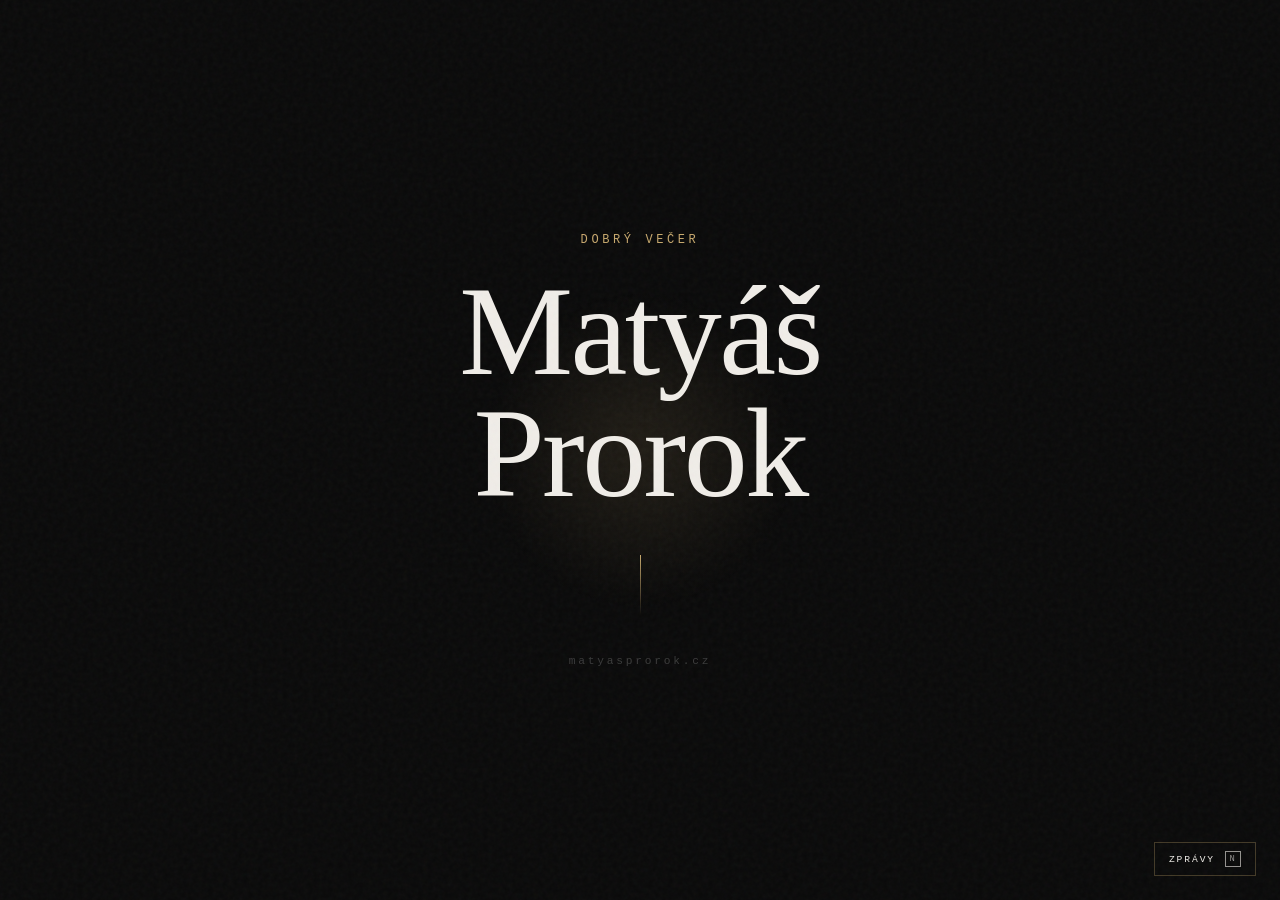
<file: index.html>
<!DOCTYPE html>
<html lang="cs">
<head>
  <meta charset="UTF-8" />
  <meta name="viewport" content="width=device-width, initial-scale=1.0" />
  <title>Matyáš Prorok</title>
  <link rel="stylesheet" href="style.css" />
</head>
<body>
  <div class="noise"></div>

  <main class="hero">
    <div class="cursor-glow" id="glow"></div>

    <div class="content">
      <p class="label" id="label">—</p>
      <h1 class="name">Matyáš<br>Prorok</h1>
      <div class="line"></div>
      <p class="url">matyasprorok.cz</p>
    </div>
  </main>

  <!-- Trigger tlačítko -->
  <button class="news-trigger" id="news-trigger" aria-label="Otevřít zprávy">
    <span class="news-trigger-label">ZPRÁVY</span>
    <span class="news-trigger-key">N</span>
  </button>

  <!-- Boční panel zpráv -->
  <aside class="news-panel" id="news-panel" aria-hidden="true">
    <div class="news-panel-header">
      <span class="news-panel-title">POLITIKA &amp; OBRANA</span>
      <button class="news-panel-close" id="news-panel-close" aria-label="Zavřít">×</button>
    </div>
    <div class="news-panel-source">iDnes.cz</div>
    <ul class="news-list" id="news-list">
      <li class="news-loading">Načítám zprávy…</li>
    </ul>
  </aside>

  <!-- Overlay pro zavření kliknutím mimo panel -->
  <div class="news-overlay" id="news-overlay"></div>

  <script src="script.js"></script>
</body>
</html>
</file>
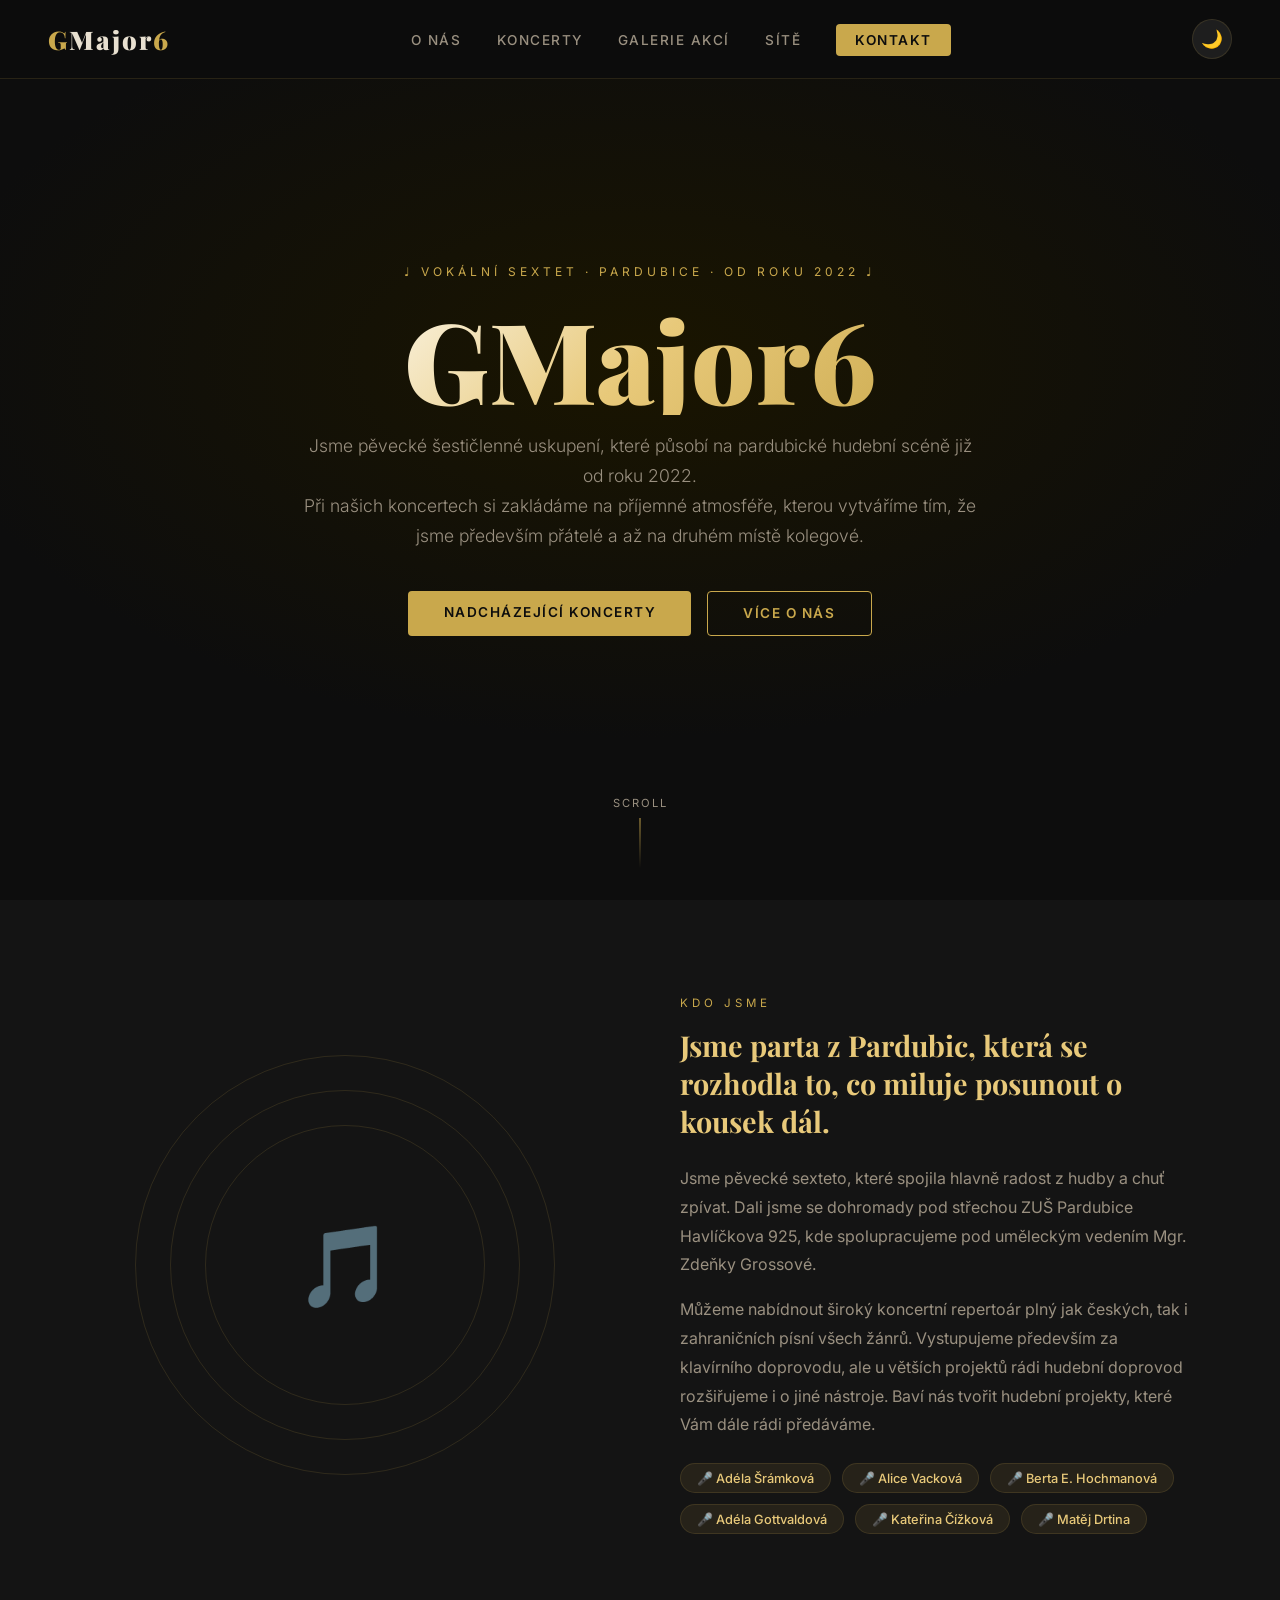
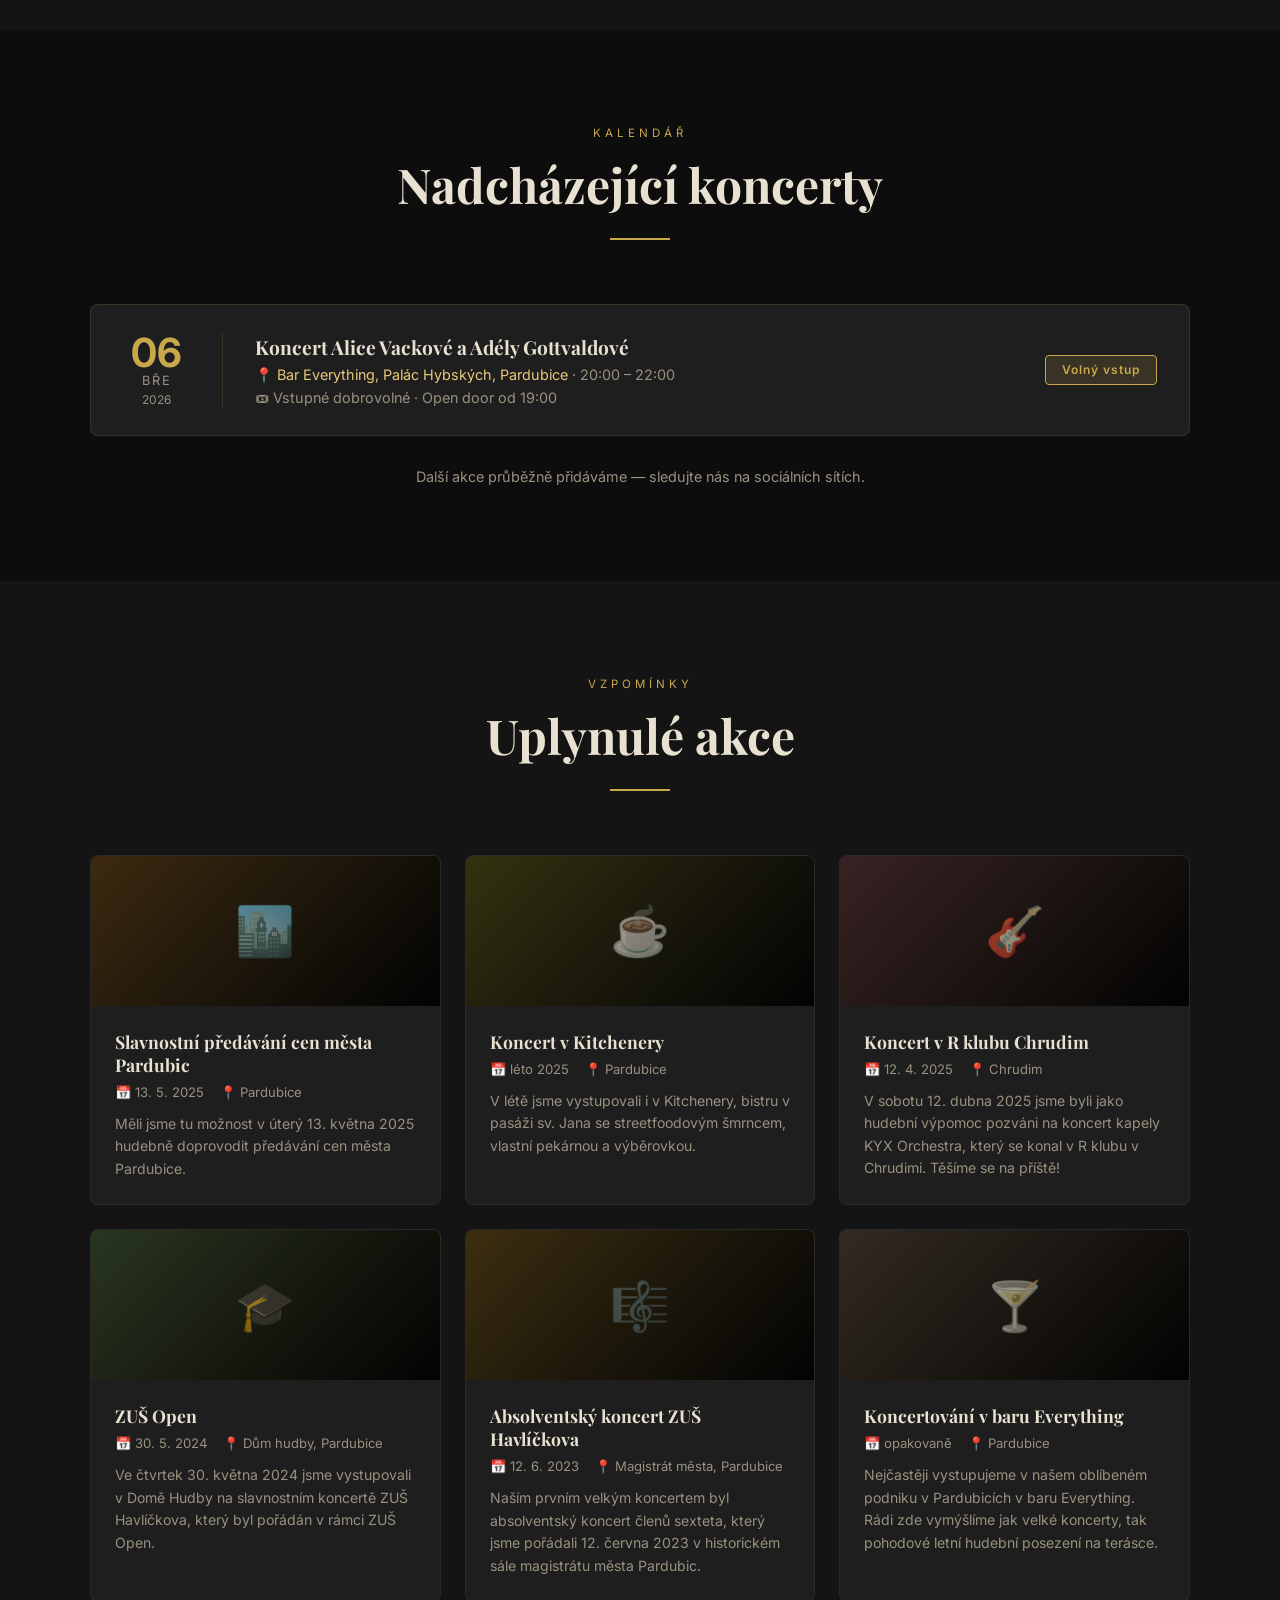
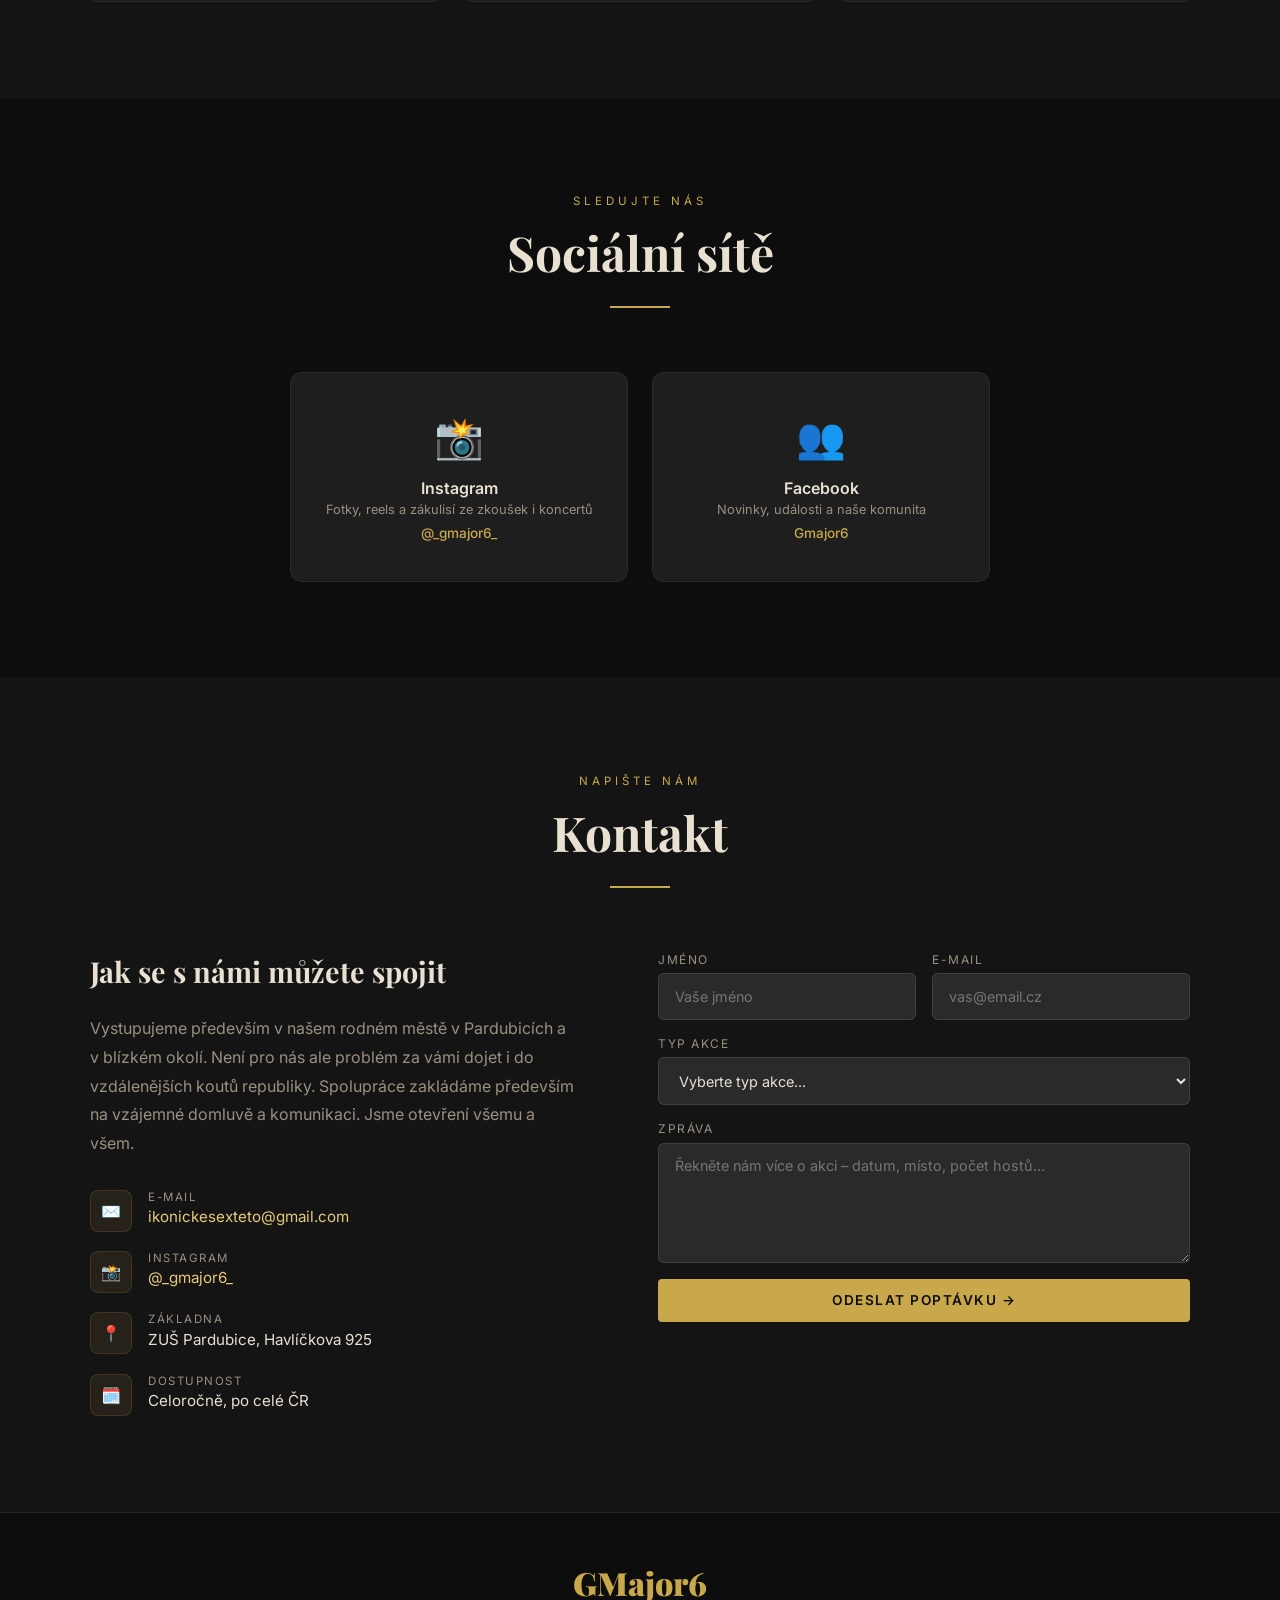
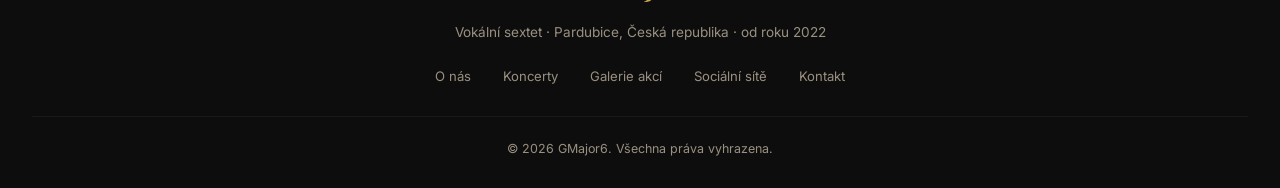
<file: gmajor6/v1/index.html>
<!DOCTYPE html>
<html lang="cs">
<head>
  <meta charset="UTF-8" />
  <meta name="viewport" content="width=device-width, initial-scale=1.0" />
  <title>GMajor6 – Vokální sextet z Pardubic</title>
  <link href="https://fonts.googleapis.com/css2?family=Playfair+Display:wght@400;700;900&family=Inter:wght@300;400;500;600&display=swap" rel="stylesheet" />
  <style>
    *, *::before, *::after { box-sizing: border-box; margin: 0; padding: 0; }
    :root {
      --gold: #c9a84c; --gold-light: #e8c97a;
      --dark: #0d0d0d; --dark2: #141414; --dark3: #1e1e1e; --dark4: #2a2a2a;
      --text: #e8e0d0; --text-muted: #9a9080;
      --border-alpha: rgba(201,168,76,0.15);
      --card-border: rgba(255,255,255,.05);
      --card-shadow: rgba(0,0,0,.5);
      --overlay-dark: rgba(0,0,0,.8);
      --input-border: rgba(255,255,255,.1);
      --nav-bg: rgba(13,13,13,0.95);
      --hero-glow: #1a1500;
      --hero-title-from: #fff;
    }
    [data-theme="light"] {
      --gold: #a8882e; --gold-light: #c9a84c;
      --dark: #faf8f4; --dark2: #f0ede8; --dark3: #e5e2dc; --dark4: #dad6cf;
      --text: #1a1a1a; --text-muted: #5a5548;
      --border-alpha: rgba(160,130,40,0.2);
      --card-border: rgba(0,0,0,.08);
      --card-shadow: rgba(0,0,0,.1);
      --overlay-dark: rgba(255,255,255,.7);
      --input-border: rgba(0,0,0,.12);
      --nav-bg: rgba(250,248,244,0.95);
      --hero-glow: #f5f0e0;
      --hero-title-from: #1a1a1a;
    }
    html { scroll-behavior: smooth; }
    body { font-family: 'Inter', sans-serif; background: var(--dark); color: var(--text); overflow-x: hidden; }
    nav {
      position: fixed; top: 0; left: 0; right: 0; z-index: 100;
      display: flex; align-items: center; justify-content: space-between;
      padding: 1.2rem 3rem;
      background: var(--nav-bg); backdrop-filter: blur(12px);
      border-bottom: 1px solid var(--border-alpha); transition: padding .3s, background .3s;
    }
    .nav-logo { font-family: 'Playfair Display', serif; font-size: 1.6rem; font-weight: 900; color: var(--gold); letter-spacing: 2px; text-decoration: none; }
    .nav-logo span { color: var(--text); }
    .nav-links { display: flex; gap: 2.2rem; list-style: none; }
    .nav-links a { color: var(--text-muted); text-decoration: none; font-size: .85rem; font-weight: 500; letter-spacing: 1.5px; text-transform: uppercase; transition: color .25s; }
    .nav-links a:hover { color: var(--gold); }
    .nav-cta { background: var(--gold) !important; color: var(--dark) !important; padding: .5rem 1.2rem; border-radius: 4px; font-weight: 600 !important; }
    .nav-cta:hover { background: var(--gold-light) !important; }
    .hamburger { display: none; cursor: pointer; flex-direction: column; gap: 5px; }
    .hamburger span { display: block; width: 24px; height: 2px; background: var(--gold); }
    #hero {
      min-height: 100vh; display: flex; align-items: center; justify-content: center;
      text-align: center; position: relative; overflow: hidden;
      background: radial-gradient(ellipse 80% 60% at 50% 40%, var(--hero-glow) 0%, var(--dark) 70%);
    }
    .hero-notes { position: absolute; inset: 0; pointer-events: none; overflow: hidden; }
    .note { position: absolute; opacity: .06; color: var(--gold); animation: floatNote linear infinite; }
    @keyframes floatNote {
      0%   { transform: translateY(110vh) rotate(0deg); opacity: 0; }
      10%  { opacity: .08; }
      90%  { opacity: .06; }
      100% { transform: translateY(-10vh) rotate(360deg); opacity: 0; }
    }
    .hero-inner { position: relative; z-index: 2; max-width: 750px; padding: 2rem; }
    .hero-tag { font-size: .75rem; letter-spacing: 4px; text-transform: uppercase; color: var(--gold); margin-bottom: 1.5rem; }
    .hero-title {
      font-family: 'Playfair Display', serif; font-size: clamp(3.5rem, 10vw, 7rem);
      font-weight: 900; line-height: 1; margin-bottom: 1rem;
      background: linear-gradient(135deg, var(--hero-title-from) 0%, var(--gold-light) 50%, var(--gold) 100%);
      -webkit-background-clip: text; -webkit-text-fill-color: transparent; background-clip: text;
    }
    .hero-sub { font-size: 1.1rem; color: var(--text-muted); margin-bottom: 2.5rem; line-height: 1.7; font-weight: 300; }
    .hero-btns { display: flex; gap: 1rem; justify-content: center; flex-wrap: wrap; }
    .btn { display: inline-block; padding: .85rem 2.2rem; font-size: .85rem; font-weight: 600; letter-spacing: 1.5px; text-transform: uppercase; text-decoration: none; border-radius: 4px; transition: all .3s; cursor: pointer; border: none; font-family: inherit; }
    .btn-primary { background: var(--gold); color: var(--dark); }
    .btn-primary:hover { background: var(--gold-light); transform: translateY(-2px); box-shadow: 0 8px 25px rgba(201,168,76,.35); }
    .btn-outline { background: transparent; color: var(--gold); border: 1px solid var(--gold); }
    .btn-outline:hover { background: rgba(201,168,76,.1); transform: translateY(-2px); }
    .scroll-indicator {
      position: absolute; bottom: 2rem; left: 50%; transform: translateX(-50%);
      display: flex; flex-direction: column; align-items: center; gap: .5rem;
      color: var(--text-muted); font-size: .7rem; letter-spacing: 2px; text-transform: uppercase;
      animation: bounce 2s ease-in-out infinite;
    }
    .scroll-indicator::after { content: ''; display: block; width: 1px; height: 50px; background: linear-gradient(to bottom, var(--gold), transparent); }
    @keyframes bounce { 0%,100%{ transform: translateX(-50%) translateY(0); } 50%{ transform: translateX(-50%) translateY(8px); } }
    section { padding: 6rem 2rem; }
    .container { max-width: 1100px; margin: 0 auto; }
    .section-header { text-align: center; margin-bottom: 4rem; }
    .section-label { font-size: .72rem; letter-spacing: 4px; text-transform: uppercase; color: var(--gold); margin-bottom: 1rem; display: block; }
    .section-title { font-family: 'Playfair Display', serif; font-size: clamp(2rem, 5vw, 3rem); font-weight: 700; line-height: 1.2; }
    .section-line { width: 60px; height: 2px; background: var(--gold); margin: 1.5rem auto 0; }
    #about { background: var(--dark2); }
    .about-grid { display: grid; grid-template-columns: 1fr 1fr; gap: 5rem; align-items: center; }
    .about-visual { display: flex; align-items: center; justify-content: center; }
    .about-circle {
      width: 280px; height: 280px; border-radius: 50%;
      border: 1px solid var(--border-alpha);
      display: flex; align-items: center; justify-content: center; position: relative;
    }
    .about-circle::before, .about-circle::after { content: ''; position: absolute; border-radius: 50%; border: 1px solid var(--border-alpha); }
    .about-circle::before { width: 350px; height: 350px; }
    .about-circle::after  { width: 420px; height: 420px; }
    .about-icon { font-size: 5rem; }
    .about-text h3 { font-family: 'Playfair Display', serif; font-size: 1.8rem; margin-bottom: 1.5rem; color: var(--gold-light); }
    .about-text p { color: var(--text-muted); line-height: 1.8; margin-bottom: 1rem; }
    .members-grid { display: flex; flex-wrap: wrap; gap: .7rem; margin-top: 1.5rem; }
    .member-tag { background: rgba(201,168,76,.1); border: 1px solid var(--border-alpha); color: var(--gold-light); padding: .4rem 1rem; border-radius: 20px; font-size: .8rem; font-weight: 500; }
    #concerts { background: var(--dark); }
    .concerts-grid { display: grid; gap: 1.2rem; }
    .concert-card {
      background: var(--dark3); border: 1px solid var(--border-alpha);
      border-radius: 8px; padding: 1.8rem 2rem;
      display: grid; grid-template-columns: 100px 1fr auto; gap: 2rem; align-items: center;
      transition: border-color .3s, transform .3s;
    }
    .concert-card:hover { border-color: var(--gold); transform: translateX(4px); }
    .concert-date { text-align: center; border-right: 1px solid var(--border-alpha); padding-right: 2rem; }
    .concert-date .day { font-size: 2.5rem; font-weight: 700; color: var(--gold); line-height: 1; }
    .concert-date .month { font-size: .8rem; text-transform: uppercase; letter-spacing: 2px; color: var(--text-muted); }
    .concert-date .year { font-size: .75rem; color: var(--text-muted); margin-top: .2rem; }
    .concert-info h3 { font-size: 1.2rem; margin-bottom: .4rem; font-family: 'Playfair Display', serif; }
    .concert-info .venue { color: var(--text-muted); font-size: .9rem; }
    .concert-info .venue span { color: var(--gold-light); }
    .concert-badge { background: rgba(201,168,76,.15); border: 1px solid var(--gold); color: var(--gold); padding: .4rem 1rem; border-radius: 4px; font-size: .75rem; font-weight: 600; letter-spacing: 1px; white-space: nowrap; }
    .concert-badge.sold { background: rgba(255,80,80,.1); border-color: #ff5050; color: #ff5050; }
    #past { background: var(--dark2); }
    .past-grid { display: grid; grid-template-columns: repeat(auto-fill, minmax(280px, 1fr)); gap: 1.5rem; }
    .past-card { background: var(--dark3); border-radius: 8px; overflow: hidden; border: 1px solid var(--card-border); transition: transform .3s, box-shadow .3s; }
    .past-card:hover { transform: translateY(-4px); box-shadow: 0 15px 40px var(--card-shadow); }
    .past-card-header { height: 150px; display: flex; align-items: center; justify-content: center; font-size: 3rem; position: relative; overflow: hidden; }
    .past-card-header::before { content: ''; position: absolute; inset: 0; background: linear-gradient(135deg, rgba(201,168,76,.2), var(--overlay-dark)); }
    .past-card-body { padding: 1.5rem; }
    .past-card-body h3 { font-size: 1.1rem; margin-bottom: .5rem; font-family: 'Playfair Display', serif; }
    .past-card-body .past-meta { display: flex; gap: 1rem; color: var(--text-muted); font-size: .82rem; margin-bottom: .8rem; flex-wrap: wrap; }
    .past-card-body p { color: var(--text-muted); font-size: .88rem; line-height: 1.6; }
    #social { background: var(--dark); }
    .social-grid { display: grid; grid-template-columns: repeat(auto-fit, minmax(250px, 1fr)); gap: 1.5rem; max-width: 700px; margin: 0 auto; }
    .social-card { background: var(--dark3); border-radius: 12px; padding: 2.5rem 1.5rem; text-align: center; text-decoration: none; border: 1px solid var(--card-border); transition: all .3s; }
    .social-card:hover { border-color: var(--gold); transform: translateY(-5px); box-shadow: 0 15px 35px rgba(201,168,76,.15); }
    .social-icon { font-size: 2.5rem; margin-bottom: 1rem; display: block; }
    .social-card h3 { font-size: 1rem; font-weight: 600; margin-bottom: .3rem; color: var(--text); }
    .social-card p { font-size: .8rem; color: var(--text-muted); }
    .social-handle { color: var(--gold); font-size: .85rem; font-weight: 500; margin-top: .5rem; display: block; }
    #contact { background: var(--dark2); }
    .contact-grid { display: grid; grid-template-columns: 1fr 1fr; gap: 5rem; align-items: start; }
    .contact-info h3 { font-family: 'Playfair Display', serif; font-size: 1.8rem; margin-bottom: 1.5rem; }
    .contact-info p { color: var(--text-muted); line-height: 1.8; margin-bottom: 2rem; }
    .contact-items { display: flex; flex-direction: column; gap: 1.2rem; }
    .contact-item { display: flex; gap: 1rem; align-items: flex-start; }
    .contact-item-icon { width: 42px; height: 42px; background: rgba(201,168,76,.1); border: 1px solid var(--border-alpha); border-radius: 8px; display: flex; align-items: center; justify-content: center; font-size: 1rem; flex-shrink: 0; }
    .contact-item-text .label { font-size: .72rem; text-transform: uppercase; letter-spacing: 1.5px; color: var(--text-muted); margin-bottom: .2rem; }
    .contact-item-text .value { font-size: .95rem; color: var(--text); }
    .contact-item-text a { color: var(--gold-light); text-decoration: none; }
    .contact-item-text a:hover { color: var(--gold); }
    .contact-form { display: flex; flex-direction: column; gap: 1rem; }
    .form-group { display: flex; flex-direction: column; gap: .4rem; }
    .form-group label { font-size: .75rem; text-transform: uppercase; letter-spacing: 1.5px; color: var(--text-muted); }
    .form-group input, .form-group textarea, .form-group select {
      background: var(--dark4); border: 1px solid var(--input-border);
      color: var(--text); padding: .85rem 1rem; border-radius: 6px;
      font-size: .9rem; font-family: inherit; transition: border-color .3s;
    }
    .form-group input:focus, .form-group textarea:focus, .form-group select:focus { outline: none; border-color: var(--gold); }
    .form-group select option { background: var(--dark4); }
    .form-group textarea { resize: vertical; min-height: 120px; }
    .form-row { display: grid; grid-template-columns: 1fr 1fr; gap: 1rem; }
    footer { background: var(--dark); border-top: 1px solid var(--border-alpha); padding: 3rem 2rem 2rem; text-align: center; }
    .footer-logo { font-family: 'Playfair Display', serif; font-size: 2rem; font-weight: 900; color: var(--gold); margin-bottom: 1rem; }
    footer p { color: var(--text-muted); font-size: .85rem; line-height: 1.8; }
    .footer-links { display: flex; justify-content: center; gap: 2rem; margin: 1.5rem 0; flex-wrap: wrap; }
    .footer-links a { color: var(--text-muted); text-decoration: none; font-size: .82rem; transition: color .25s; }
    .footer-links a:hover { color: var(--gold); }
    .footer-copy { margin-top: 2rem; padding-top: 1.5rem; border-top: 1px solid var(--card-border); color: var(--text-muted); font-size: .78rem; }
    /* Light mode overrides for inline styles */
    [data-theme="light"] .past-card-header { background: linear-gradient(135deg, var(--dark3), var(--dark4)) !important; }
    [data-theme="light"] .past-card-header::before { background: linear-gradient(135deg, rgba(201,168,76,.08), rgba(240,237,232,.3)); }
    [data-theme="light"] .concert-badge { background: rgba(168,136,46,.1); }
    [data-theme="light"] .concert-badge.sold { background: rgba(255,80,80,.08); }
    [data-theme="light"] .social-card:hover { box-shadow: 0 15px 35px rgba(168,136,46,.1); }
    [data-theme="light"] .btn-primary:hover { box-shadow: 0 8px 25px rgba(168,136,46,.25); }
    /* Theme toggle */
    .theme-toggle {
      width: 40px; height: 40px; border-radius: 50%; border: 1px solid var(--border-alpha);
      background: var(--dark3); color: var(--gold); font-size: 1.1rem;
      display: flex; align-items: center; justify-content: center;
      cursor: pointer; transition: all .3s; flex-shrink: 0;
    }
    .theme-toggle:hover { background: var(--gold); color: var(--dark); border-color: var(--gold); }
    .nav-right { display: flex; align-items: center; gap: 1rem; }
    /* Smooth transitions for theme switch */
    body, nav, section, footer, .concert-card, .past-card, .social-card, .contact-item-icon,
    .form-group input, .form-group textarea, .form-group select, .member-tag, .about-circle,
    .hero-title, .btn-outline { transition: background .4s, color .4s, border-color .4s; }
    @media (max-width: 768px) {
      nav { padding: 1rem 1.5rem; }
      .nav-links { display: none; flex-direction: column; position: fixed; top: 0; right: 0; bottom: 0; width: 70%; background: var(--dark2); padding: 5rem 2rem 2rem; gap: 1.5rem; z-index: 99; transform: translateX(100%); transition: transform .3s, background .4s; }
      .nav-links.open { display: flex; transform: translateX(0); }
      .hamburger { display: flex; z-index: 101; }
      .about-grid, .contact-grid { grid-template-columns: 1fr; gap: 2.5rem; }
      .about-visual { display: none; }
      .concert-card { grid-template-columns: 80px 1fr; }
      .concert-badge { display: none; }
      .form-row { grid-template-columns: 1fr; }
      section { padding: 4rem 1.2rem; }
      .social-grid { max-width: 100%; }
    }
  </style>
</head>
<body>
<nav id="navbar">
  <a href="#hero" class="nav-logo">G<span>Major</span>6</a>
  <ul class="nav-links" id="navLinks">
    <li><a href="#about">O nás</a></li>
    <li><a href="#concerts">Koncerty</a></li>
    <li><a href="#past">Galerie akcí</a></li>
    <li><a href="#social">Sítě</a></li>
    <li><a href="#contact" class="nav-cta">Kontakt</a></li>
  </ul>
  <div class="nav-right">
    <button class="theme-toggle" id="themeToggle" aria-label="Přepnout světlý/tmavý režim">🌙</button>
    <div class="hamburger" onclick="toggleNav()"><span></span><span></span><span></span></div>
  </div>
</nav>
<section id="hero">
  <div class="hero-notes" id="notesContainer"></div>
  <div class="hero-inner">
    <p class="hero-tag">♩ Vokální sextet · Pardubice · od roku 2022 ♩</p>
    <h1 class="hero-title">GMajor6</h1>
    <p class="hero-sub">Jsme pěvecké šestičlenné uskupení, které působí na pardubické hudební scéně již od roku 2022.<br>Při našich koncertech si zakládáme na příjemné atmosféře, kterou vytváříme tím, že jsme především přátelé a až na druhém místě kolegové.</p>
    <div class="hero-btns">
      <a href="#concerts" class="btn btn-primary">Nadcházející koncerty</a>
      <a href="#about" class="btn btn-outline">Více o nás</a>
    </div>
  </div>
  <div class="scroll-indicator">scroll</div>
</section>
<section id="about">
  <div class="container">
    <div class="about-grid">
      <div class="about-visual">
        <div class="about-circle"><span class="about-icon">🎵</span></div>
      </div>
      <div class="about-text">
        <span class="section-label">Kdo jsme</span>
        <h3>Jsme parta z Pardubic, která se rozhodla to, co miluje posunout o kousek dál.</h3>
        <p>Jsme pěvecké sexteto, které spojila hlavně radost z hudby a chuť zpívat. Dali jsme se dohromady pod střechou ZUŠ Pardubice Havlíčkova 925, kde spolupracujeme pod uměleckým vedením Mgr. Zdeňky Grossové.</p>
        <p>Můžeme nabídnout široký koncertní repertoár plný jak českých, tak i zahraničních písní všech žánrů. Vystupujeme především za klavírního doprovodu, ale u větších projektů rádi hudební doprovod rozšiřujeme i o jiné nástroje. Baví nás tvořit hudební projekty, které Vám dále rádi předáváme.</p>
        <div class="members-grid">
          <span class="member-tag">🎤 Adéla Šrámková</span>
          <span class="member-tag">🎤 Alice Vacková</span>
          <span class="member-tag">🎤 Berta E. Hochmanová</span>
          <span class="member-tag">🎤 Adéla Gottvaldová</span>
          <span class="member-tag">🎤 Kateřina Čížková</span>
          <span class="member-tag">🎤 Matěj Drtina</span>
        </div>
      </div>
    </div>
  </div>
</section>
<section id="concerts">
  <div class="container">
    <div class="section-header">
      <span class="section-label">Kalendář</span>
      <h2 class="section-title">Nadcházející koncerty</h2>
      <div class="section-line"></div>
    </div>
    <div class="concerts-grid">
      <div class="concert-card">
        <div class="concert-date"><div class="day">06</div><div class="month">Bře</div><div class="year">2026</div></div>
        <div class="concert-info">
          <h3>Koncert Alice Vackové a Adély Gottvaldové</h3>
          <div class="venue">📍 <span>Bar Everything, Palác Hybských, Pardubice</span> · 20:00 – 22:00</div>
          <div class="venue" style="margin-top:.3rem">🎟 Vstupné dobrovolné · Open door od 19:00</div>
        </div>
        <div class="concert-badge">Volný vstup</div>
      </div>
    </div>
    <p style="text-align:center;color:var(--text-muted);margin-top:2rem;font-size:.9rem">Další akce průběžně přidáváme — sledujte nás na sociálních sítích.</p>
  </div>
</section>
<section id="past">
  <div class="container">
    <div class="section-header">
      <span class="section-label">Vzpomínky</span>
      <h2 class="section-title">Uplynulé akce</h2>
      <div class="section-line"></div>
    </div>
    <div class="past-grid">
      <div class="past-card">
        <div class="past-card-header" style="background:linear-gradient(135deg,#1a0a00,#0d0d0d)">🏙️</div>
        <div class="past-card-body"><h3>Slavnostní předávání cen města Pardubic</h3><div class="past-meta"><span>📅 13. 5. 2025</span><span>📍 Pardubice</span></div><p>Měli jsme tu možnost v úterý 13. května 2025 hudebně doprovodit předávání cen města Pardubice.</p></div>
      </div>
      <div class="past-card">
        <div class="past-card-header" style="background:linear-gradient(135deg,#0d1500,#0d0d0d)">☕</div>
        <div class="past-card-body"><h3>Koncert v Kitchenery</h3><div class="past-meta"><span>📅 léto 2025</span><span>📍 Pardubice</span></div><p>V létě jsme vystupovali i v Kitchenery, bistru v pasáži sv. Jana se streetfoodovým šmrncem, vlastní pekárnou a výběrovkou.</p></div>
      </div>
      <div class="past-card">
        <div class="past-card-header" style="background:linear-gradient(135deg,#15001a,#0d0d0d)">🎸</div>
        <div class="past-card-body"><h3>Koncert v R klubu Chrudim</h3><div class="past-meta"><span>📅 12. 4. 2025</span><span>📍 Chrudim</span></div><p>V sobotu 12. dubna 2025 jsme byli jako hudební výpomoc pozváni na koncert kapely KYX Orchestra, který se konal v R klubu v Chrudimi. Těšíme se na příště!</p></div>
      </div>
      <div class="past-card">
        <div class="past-card-header" style="background:linear-gradient(135deg,#001a15,#0d0d0d)">🎓</div>
        <div class="past-card-body"><h3>ZUŠ Open</h3><div class="past-meta"><span>📅 30. 5. 2024</span><span>📍 Dům hudby, Pardubice</span></div><p>Ve čtvrtek 30. května 2024 jsme vystupovali v Domě Hudby na slavnostním koncertě ZUŠ Havlíčkova, který byl pořádán v rámci ZUŠ Open.</p></div>
      </div>
      <div class="past-card">
        <div class="past-card-header" style="background:linear-gradient(135deg,#1a1000,#0d0d0d)">🎼</div>
        <div class="past-card-body"><h3>Absolventský koncert ZUŠ Havlíčkova</h3><div class="past-meta"><span>📅 12. 6. 2023</span><span>📍 Magistrát města, Pardubice</span></div><p>Naším prvním velkým koncertem byl absolventský koncert členů sexteta, který jsme pořádali 12. června 2023 v historickém sále magistrátu města Pardubic.</p></div>
      </div>
      <div class="past-card">
        <div class="past-card-header" style="background:linear-gradient(135deg,#0d0a1a,#0d0d0d)">🍸</div>
        <div class="past-card-body"><h3>Koncertování v baru Everything</h3><div class="past-meta"><span>📅 opakovaně</span><span>📍 Pardubice</span></div><p>Nejčastěji vystupujeme v našem oblíbeném podniku v Pardubicích v baru Everything. Rádi zde vymýšlíme jak velké koncerty, tak pohodové letní hudební posezení na terásce.</p></div>
      </div>
    </div>
  </div>
</section>
<section id="social">
  <div class="container">
    <div class="section-header">
      <span class="section-label">Sledujte nás</span>
      <h2 class="section-title">Sociální sítě</h2>
      <div class="section-line"></div>
    </div>
    <div class="social-grid">
      <a href="https://instagram.com/_gmajor6_" target="_blank" rel="noopener" class="social-card">
        <span class="social-icon">📸</span>
        <h3>Instagram</h3>
        <p>Fotky, reels a zákulisí ze zkoušek i koncertů</p>
        <span class="social-handle">@_gmajor6_</span>
      </a>
      <a href="https://facebook.com/Gmajor6" target="_blank" rel="noopener" class="social-card">
        <span class="social-icon">👥</span>
        <h3>Facebook</h3>
        <p>Novinky, události a naše komunita</p>
        <span class="social-handle">Gmajor6</span>
      </a>
    </div>
  </div>
</section>
<section id="contact">
  <div class="container">
    <div class="section-header">
      <span class="section-label">Napište nám</span>
      <h2 class="section-title">Kontakt</h2>
      <div class="section-line"></div>
    </div>
    <div class="contact-grid">
      <div class="contact-info">
        <h3>Jak se s námi můžete spojit</h3>
        <p>Vystupujeme především v našem rodném městě v Pardubicích a v blízkém okolí. Není pro nás ale problém za vámi dojet i do vzdálenějších koutů republiky. Spolupráce zakládáme především na vzájemné domluvě a komunikaci. Jsme otevření všemu a všem.</p>
        <div class="contact-items">
          <div class="contact-item">
            <div class="contact-item-icon">✉️</div>
            <div class="contact-item-text"><div class="label">E-mail</div><div class="value"><a href="mailto:ikonickesexteto@gmail.com">ikonickesexteto@gmail.com</a></div></div>
          </div>
          <div class="contact-item">
            <div class="contact-item-icon">📸</div>
            <div class="contact-item-text"><div class="label">Instagram</div><div class="value"><a href="https://instagram.com/_gmajor6_" target="_blank" rel="noopener">@_gmajor6_</a></div></div>
          </div>
          <div class="contact-item">
            <div class="contact-item-icon">📍</div>
            <div class="contact-item-text"><div class="label">Základna</div><div class="value">ZUŠ Pardubice, Havlíčkova 925</div></div>
          </div>
          <div class="contact-item">
            <div class="contact-item-icon">🗓️</div>
            <div class="contact-item-text"><div class="label">Dostupnost</div><div class="value">Celoročně, po celé ČR</div></div>
          </div>
        </div>
      </div>
      <form class="contact-form" onsubmit="handleSubmit(event)">
        <div class="form-row">
          <div class="form-group"><label>Jméno</label><input type="text" placeholder="Vaše jméno" /></div>
          <div class="form-group"><label>E-mail</label><input type="email" placeholder="vas@email.cz" /></div>
        </div>
        <div class="form-group">
          <label>Typ akce</label>
          <select>
            <option value="">Vyberte typ akce...</option>
            <option>Svatba / Obřad</option>
            <option>Koncert</option>
            <option>Společenská akce / Ples</option>
            <option>Firemní event</option>
            <option>Vánoční akce</option>
            <option>Jiné</option>
          </select>
        </div>
        <div class="form-group"><label>Zpráva</label><textarea placeholder="Řekněte nám více o akci – datum, místo, počet hostů..."></textarea></div>
        <button type="submit" class="btn btn-primary" id="submitBtn">Odeslat poptávku →</button>
      </form>
    </div>
  </div>
</section>
<footer>
  <div class="footer-logo">GMajor6</div>
  <p>Vokální sextet · Pardubice, Česká republika · od roku 2022</p>
  <div class="footer-links">
    <a href="#about">O nás</a>
    <a href="#concerts">Koncerty</a>
    <a href="#past">Galerie akcí</a>
    <a href="#social">Sociální sítě</a>
    <a href="#contact">Kontakt</a>
  </div>
  <div class="footer-copy">© 2026 GMajor6. Všechna práva vyhrazena.</div>
</footer>
<script>
  const notes = ['♩','♪','♫','♬','𝄞','𝄢'];
  const c = document.getElementById('notesContainer');
  for (let i = 0; i < 18; i++) {
    const n = document.createElement('div');
    n.className = 'note';
    n.textContent = notes[Math.floor(Math.random() * notes.length)];
    n.style.cssText = `left:${Math.random()*100}%;animation-duration:${12+Math.random()*20}s;animation-delay:${Math.random()*20}s;font-size:${1.2+Math.random()*2.5}rem`;
    c.appendChild(n);
  }
  window.addEventListener('scroll', () => {
    document.getElementById('navbar').style.padding = window.scrollY > 50 ? '.8rem 3rem' : '1.2rem 3rem';
  });
  function toggleNav() { document.getElementById('navLinks').classList.toggle('open'); }
  document.querySelectorAll('.nav-links a').forEach(a => a.addEventListener('click', () => document.getElementById('navLinks').classList.remove('open')));
  function handleSubmit(e) {
    e.preventDefault();
    const btn = document.getElementById('submitBtn');
    btn.textContent = '✓ Odesláno! Brzy se ozveme.';
    btn.style.background = '#2a7a2a'; btn.disabled = true;
    setTimeout(() => { btn.textContent = 'Odeslat poptávku →'; btn.style.background = ''; btn.disabled = false; }, 5000);
  }
  // Theme toggle
  (function() {
    const toggle = document.getElementById('themeToggle');
    const root = document.documentElement;
    function setTheme(theme) {
      if (theme === 'light') {
        root.setAttribute('data-theme', 'light');
        toggle.textContent = '☀️';
      } else {
        root.removeAttribute('data-theme');
        toggle.textContent = '🌙';
      }
      localStorage.setItem('gmajor6-theme', theme);
    }
    // Load saved preference
    const saved = localStorage.getItem('gmajor6-theme');
    if (saved) setTheme(saved);
    toggle.addEventListener('click', () => {
      const current = root.getAttribute('data-theme');
      setTheme(current === 'light' ? 'dark' : 'light');
    });
  })();
</script>
</body>
</html>
</file>
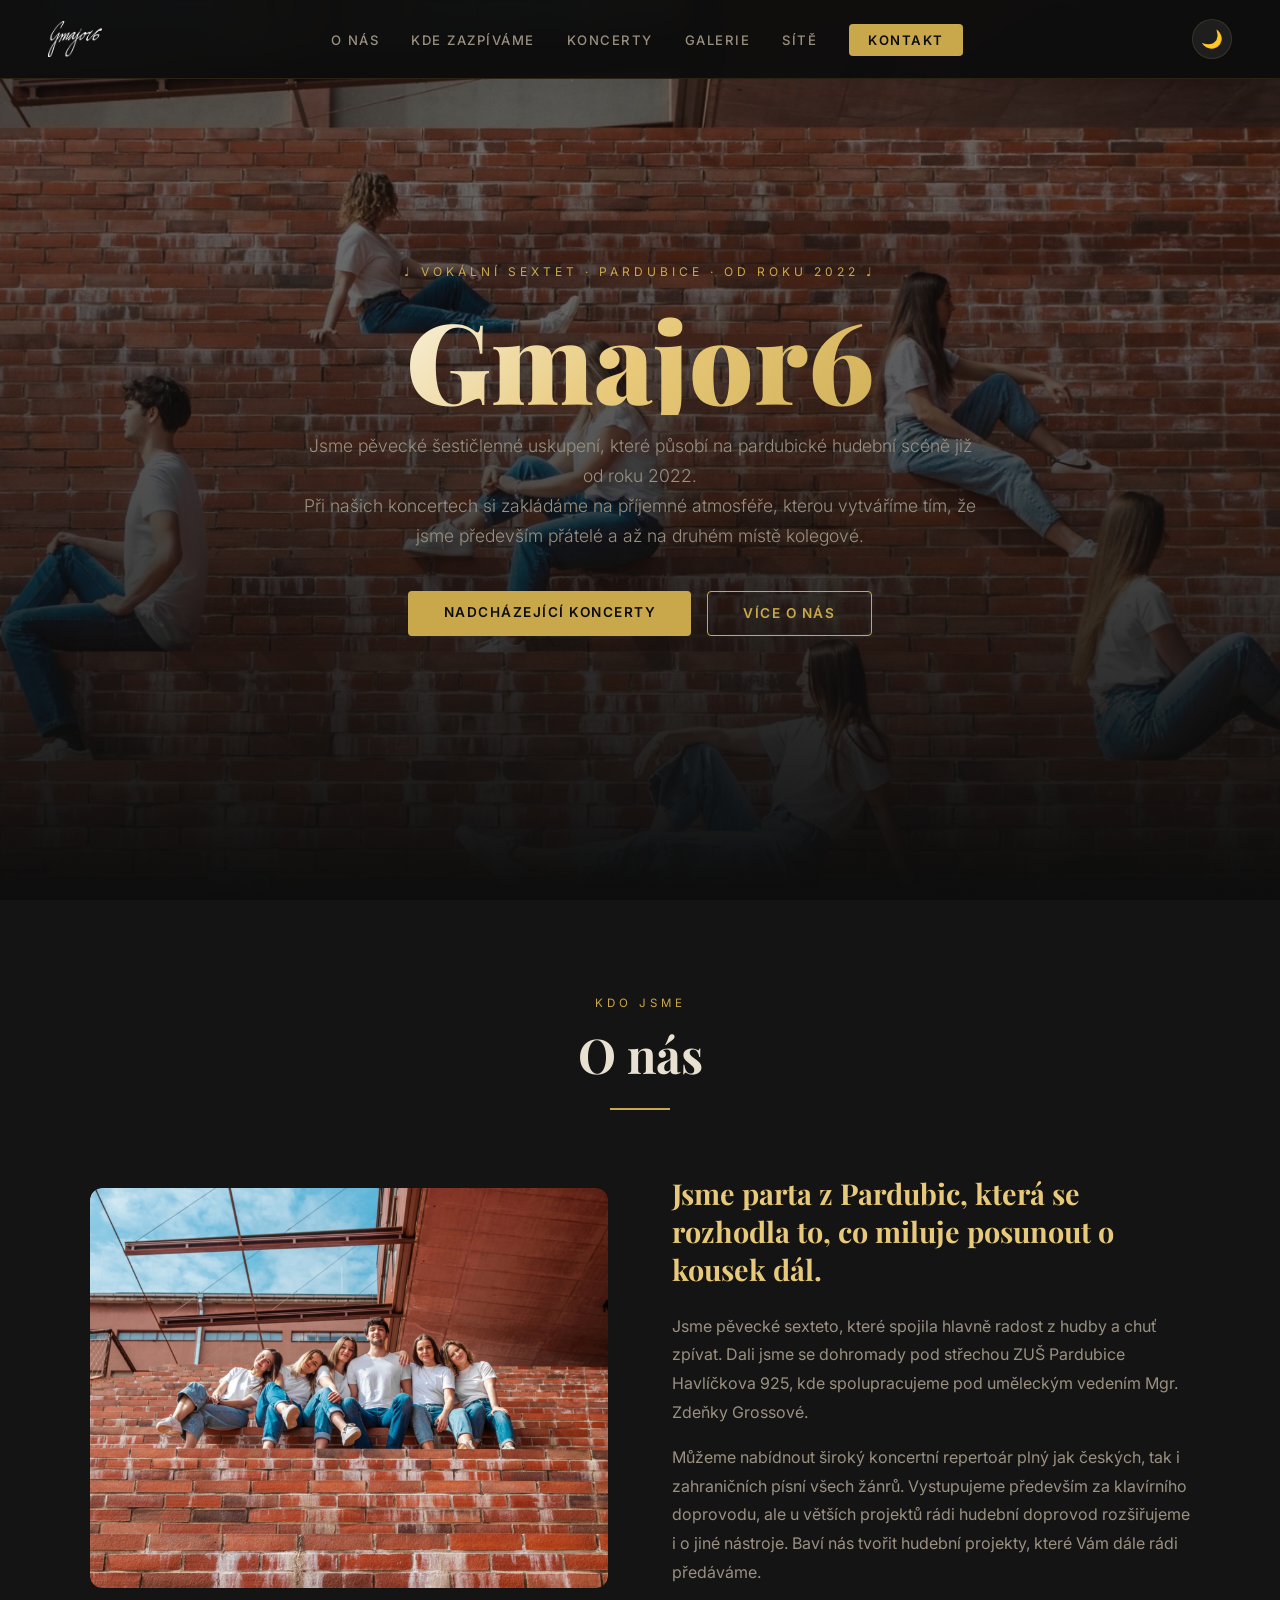
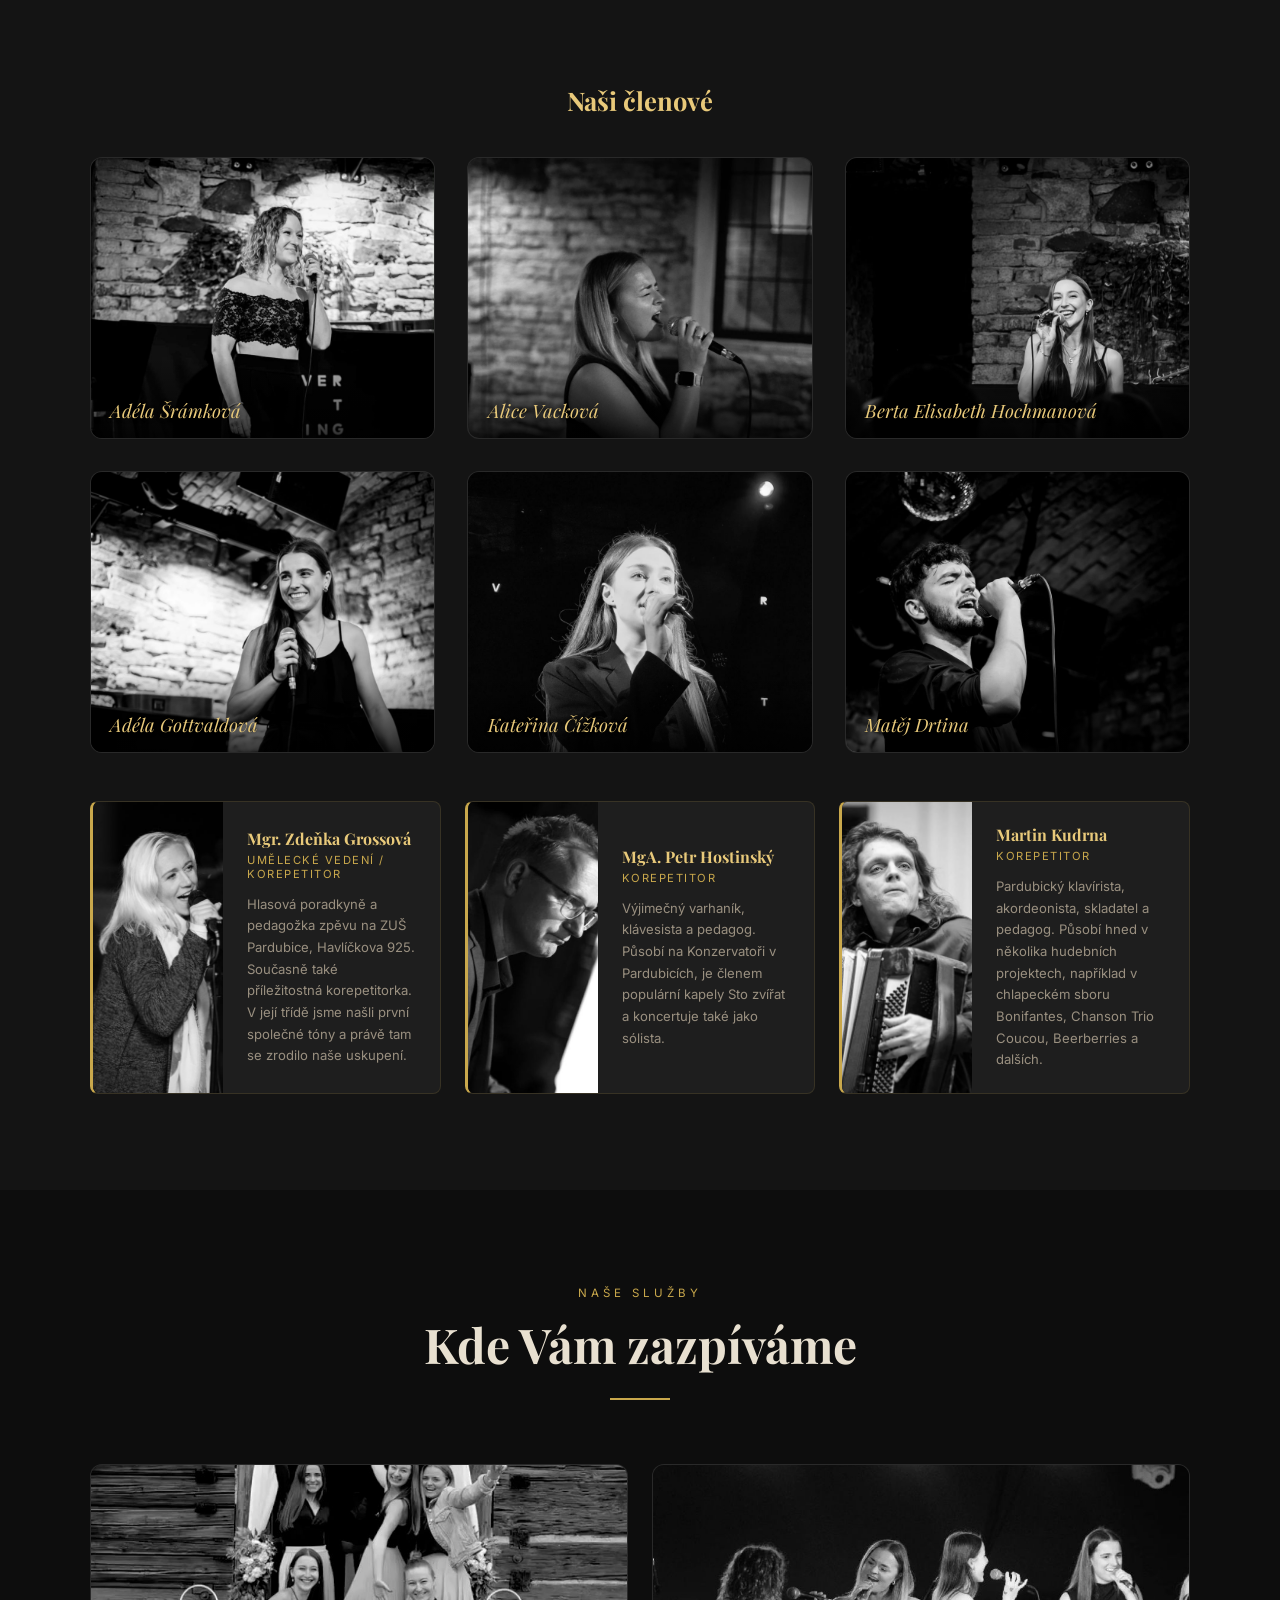
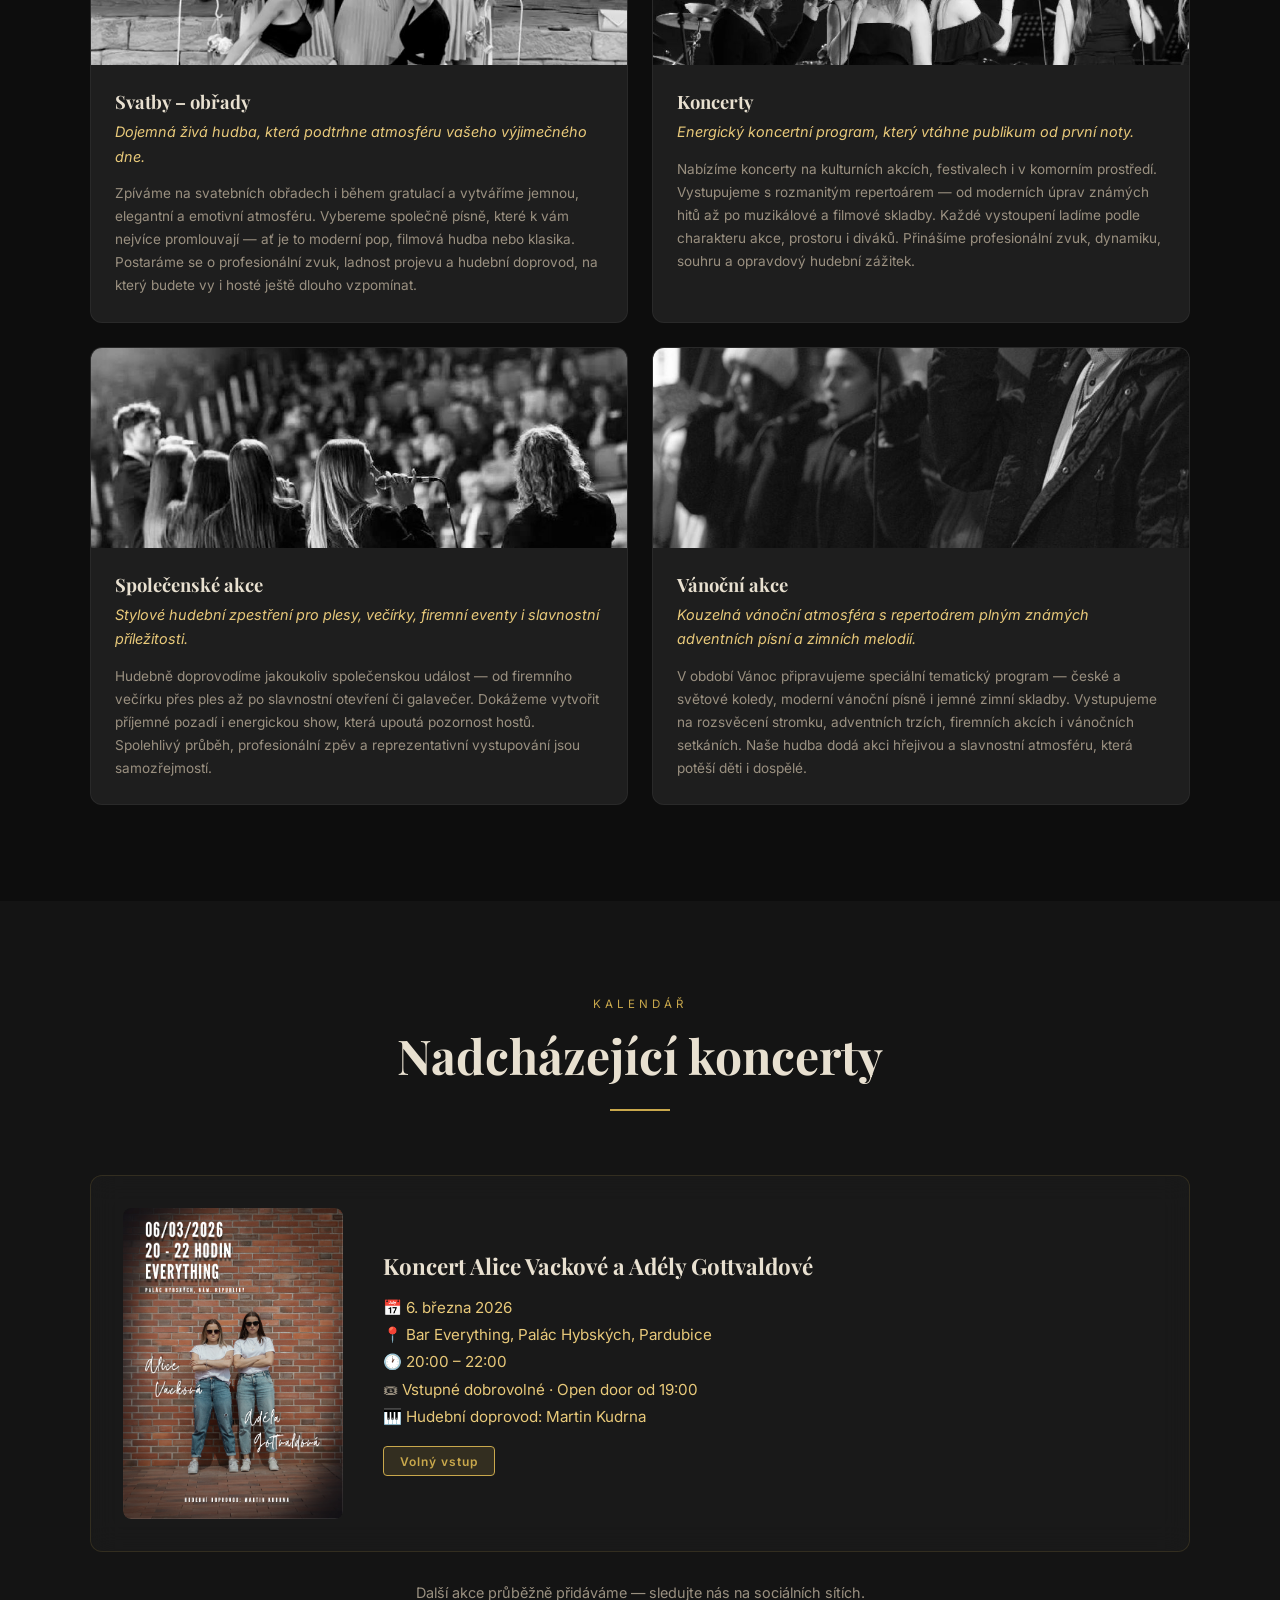
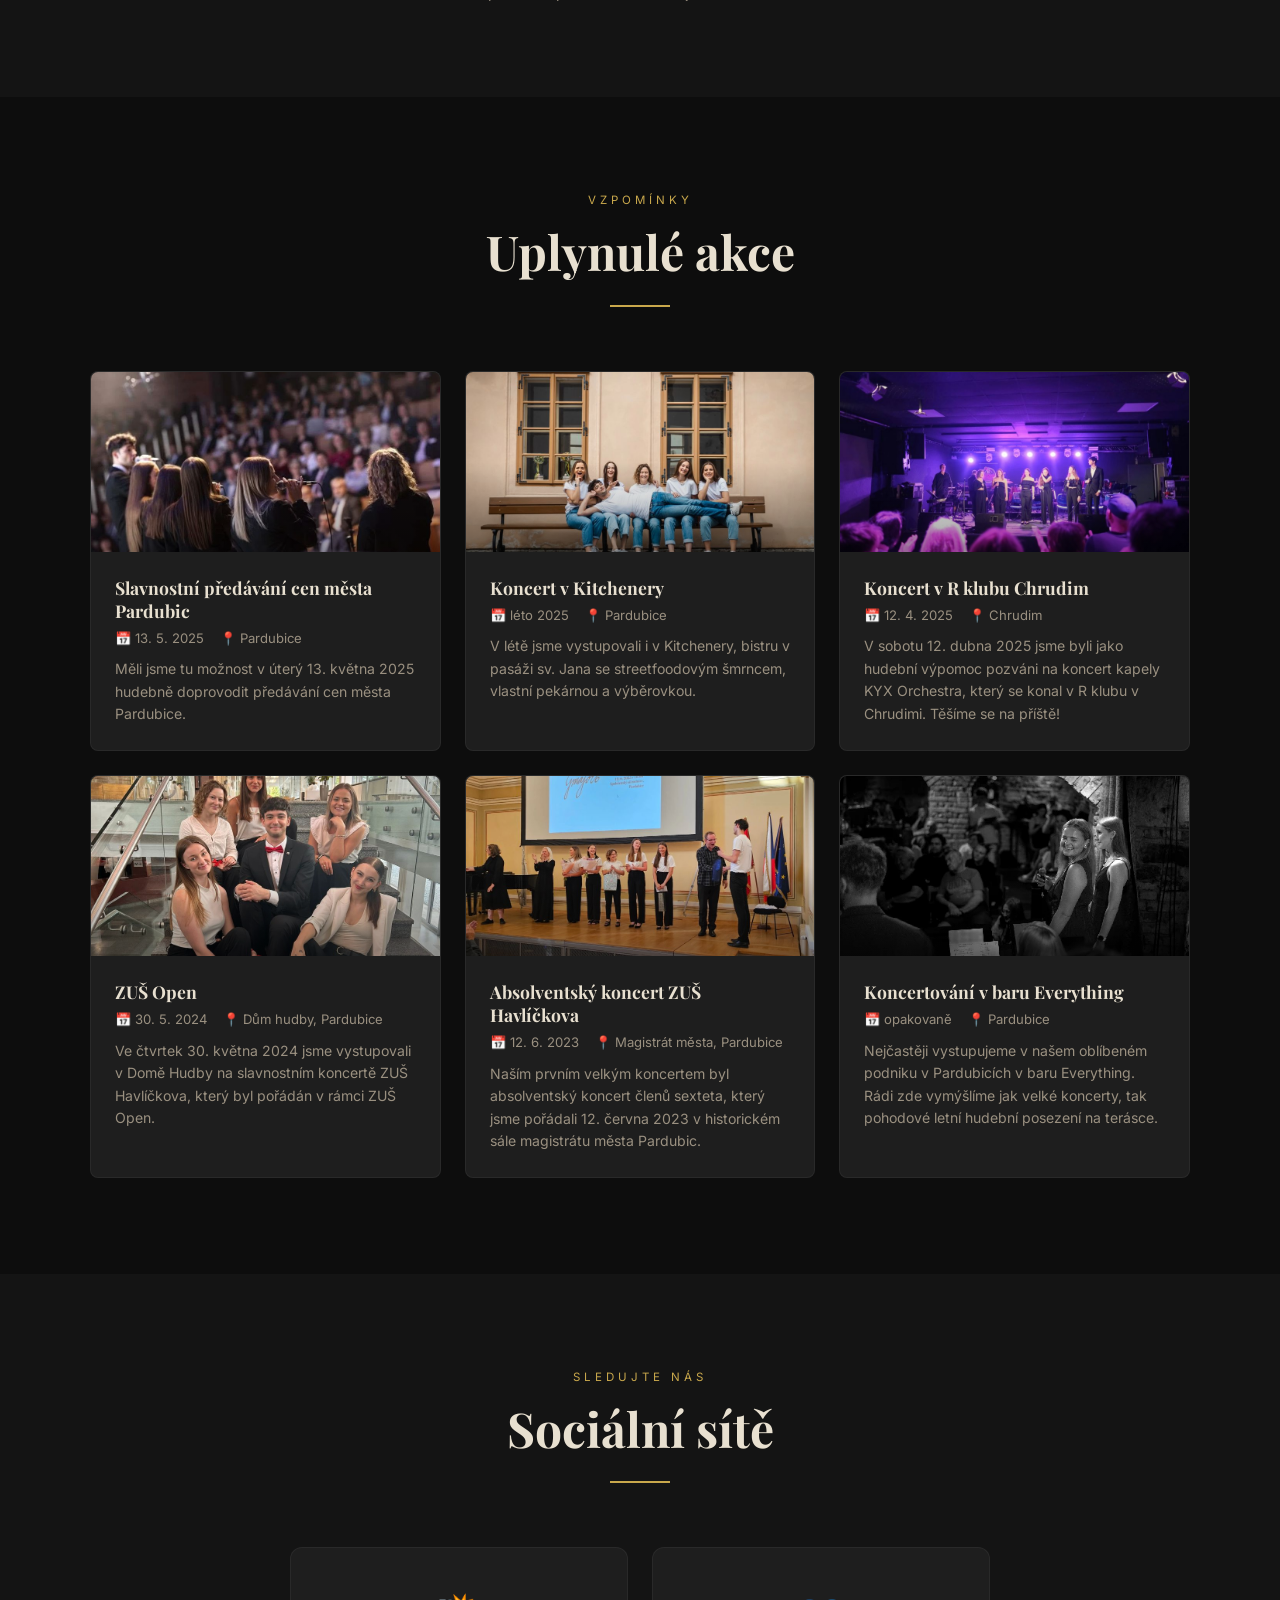
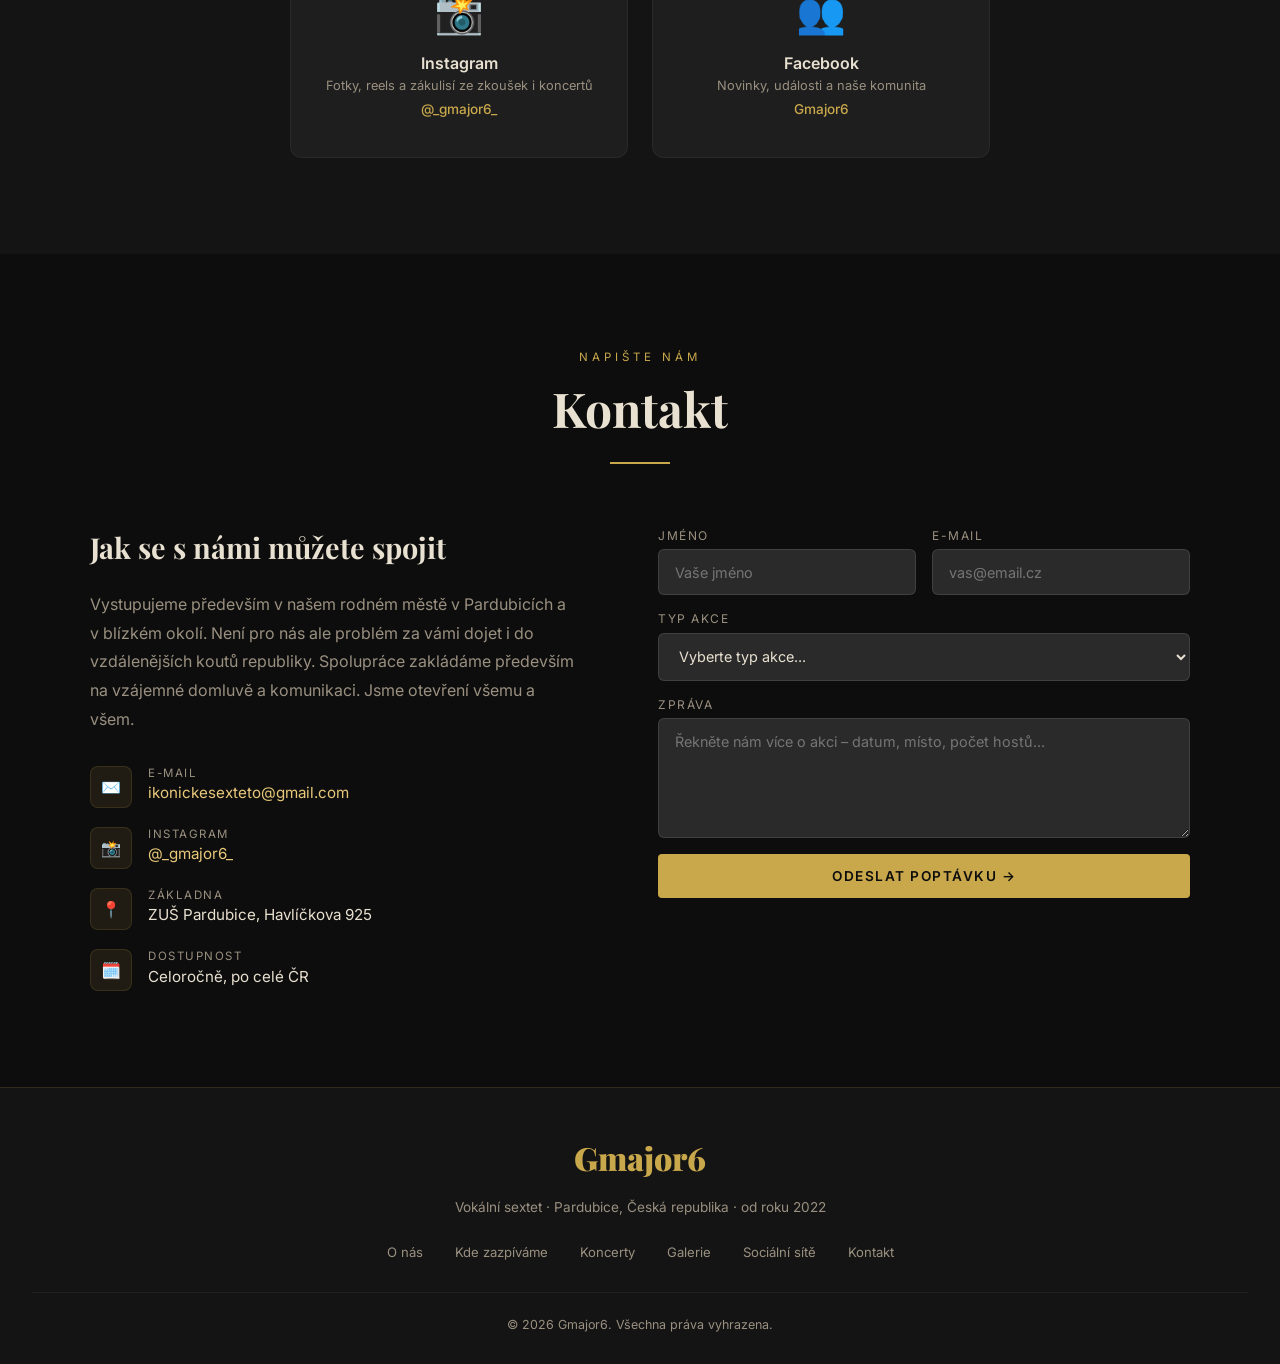
<file: gmajor6/v2/index.html>
<!DOCTYPE html>
<html lang="cs">
<head>
  <meta charset="UTF-8" />
  <meta name="viewport" content="width=device-width, initial-scale=1.0" />
  <title>Gmajor6 – Vokální sextet z Pardubic</title>
  <link rel="preconnect" href="https://fonts.googleapis.com" />
  <link rel="preconnect" href="https://fonts.gstatic.com" crossorigin />
  <meta name="description" content="Gmajor6 – pěvecký sextet z Pardubic. Nabízíme vystoupení na svatbách, koncertech, společenských akcích a firemních eventech." />
  <link href="https://fonts.googleapis.com/css2?family=Playfair+Display:wght@400;700;900&family=Inter:wght@300;400;500;600&display=swap" rel="stylesheet" />
  <style>
    *, *::before, *::after { box-sizing: border-box; margin: 0; padding: 0; }
    :root {
      --gold: #c9a84c; --gold-light: #e8c97a;
      --dark: #0d0d0d; --dark2: #141414; --dark3: #1e1e1e; --dark4: #2a2a2a;
      --text: #e8e0d0; --text-muted: #9a9080;
      --border-alpha: rgba(201,168,76,0.15);
      --card-border: rgba(255,255,255,.05);
      --card-shadow: rgba(0,0,0,.5);
      --overlay-dark: rgba(0,0,0,.8);
      --input-border: rgba(255,255,255,.1);
      --nav-bg: rgba(13,13,13,0.95); --nav-bg-solid: #0d0d0d;
      --hero-glow: #1a1500;
      --hero-title-from: #fff;
      --logo-invert: invert(1);
    }
    [data-theme="light"] {
      --gold: #a8882e; --gold-light: #c9a84c;
      --dark: #faf8f4; --dark2: #f0ede8; --dark3: #e5e2dc; --dark4: #dad6cf;
      --text: #1a1a1a; --text-muted: #5a5548;
      --border-alpha: rgba(160,130,40,0.2);
      --card-border: rgba(0,0,0,.08);
      --card-shadow: rgba(0,0,0,.1);
      --overlay-dark: rgba(255,255,255,.7);
      --input-border: rgba(0,0,0,.12);
      --nav-bg: rgba(250,248,244,0.95); --nav-bg-solid: #faf8f4;
      --hero-glow: #f5f0e0;
      --hero-title-from: #ffffff;
      --logo-invert: invert(0);
    }
    html { scroll-behavior: smooth; }
    body { font-family: 'Inter', sans-serif; background: var(--dark); color: var(--text); overflow-x: hidden; }

    /* NAV */
    nav {
      position: fixed; top: 0; left: 0; right: 0; z-index: 100;
      display: flex; align-items: center; justify-content: space-between;
      padding: 1.2rem 3rem;
      background: var(--nav-bg); backdrop-filter: blur(12px);
      border-bottom: 1px solid var(--border-alpha); transition: padding .3s, background .3s;
    }
    .nav-logo { display: flex; align-items: center; text-decoration: none; }
    .nav-logo img { height: 36px; filter: var(--logo-invert); transition: filter .4s; }
    .nav-links { display: flex; gap: 2rem; list-style: none; }
    .nav-links a { color: var(--text-muted); text-decoration: none; font-size: .82rem; font-weight: 500; letter-spacing: 1.5px; text-transform: uppercase; transition: color .25s; }
    .nav-links a:hover { color: var(--gold); }
    .nav-cta { background: var(--gold) !important; color: var(--dark) !important; padding: .5rem 1.2rem; border-radius: 4px; font-weight: 600 !important; }
    .nav-cta:hover { background: var(--gold-light) !important; }
    .hamburger { display: none; cursor: pointer; flex-direction: column; gap: 5px; }
    .hamburger span { display: block; width: 24px; height: 2px; background: var(--gold); transition: transform .3s, opacity .3s; }
    .hamburger.open span:nth-child(1) { transform: translateY(7px) rotate(45deg); }
    .hamburger.open span:nth-child(2) { opacity: 0; }
    .hamburger.open span:nth-child(3) { transform: translateY(-7px) rotate(-45deg); }
    .nav-backdrop { visibility: hidden; pointer-events: none; position: fixed; inset: 0; z-index: 98; background: rgba(0,0,0,.5); opacity: 0; transition: opacity .3s, visibility .3s; }
    .nav-backdrop.open { visibility: visible; pointer-events: auto; opacity: 1; }
    .nav-right { display: flex; align-items: center; gap: 1rem; }
    .theme-toggle {
      width: 40px; height: 40px; border-radius: 50%; border: 1px solid var(--border-alpha);
      background: var(--dark3); color: var(--gold); font-size: 1.1rem;
      display: flex; align-items: center; justify-content: center;
      cursor: pointer; transition: all .3s; flex-shrink: 0;
    }
    .theme-toggle:hover { background: var(--gold); color: var(--dark); border-color: var(--gold); }

    /* HERO */
    #hero {
      min-height: 100vh; display: flex; align-items: center; justify-content: center;
      text-align: center; position: relative; overflow: hidden;
    }
    .hero-bg {
      position: absolute; inset: 0; z-index: 0;
      background: url('../images/sexteto-uvodni.jpg') center/cover no-repeat;
    }
    .hero-bg::after {
      content: ''; position: absolute; inset: 0;
      background: linear-gradient(to bottom, rgba(13,13,13,0.5) 0%, rgba(13,13,13,0.7) 50%, var(--dark) 100%);
    }
    [data-theme="light"] .hero-bg::after {
      background: linear-gradient(to bottom, rgba(0,0,0,0.45) 0%, rgba(0,0,0,0.65) 50%, var(--dark) 100%);
    }
    .hero-notes { position: absolute; inset: 0; pointer-events: none; overflow: hidden; z-index: 1; }
    .note { position: absolute; opacity: .06; color: var(--gold); animation: floatNote linear infinite; }
    @keyframes floatNote {
      0%   { transform: translateY(110vh) rotate(0deg); opacity: 0; }
      10%  { opacity: .08; }
      90%  { opacity: .06; }
      100% { transform: translateY(-10vh) rotate(360deg); opacity: 0; }
    }
    .hero-inner { position: relative; z-index: 2; max-width: 750px; padding: 2rem; }
    .hero-tag { font-size: .75rem; letter-spacing: 4px; text-transform: uppercase; color: var(--gold); margin-bottom: 1.5rem; }
    .hero-title {
      font-family: 'Playfair Display', serif; font-size: clamp(3.5rem, 10vw, 7rem);
      font-weight: 900; line-height: 1; margin-bottom: 1rem;
      background: linear-gradient(135deg, var(--hero-title-from) 0%, var(--gold-light) 50%, var(--gold) 100%);
      -webkit-background-clip: text; -webkit-text-fill-color: transparent; background-clip: text;
    }
    .hero-sub { font-size: 1.1rem; color: var(--text-muted); margin-bottom: 2.5rem; line-height: 1.7; font-weight: 300; }
    [data-theme="light"] .hero-sub { color: rgba(255,255,255,0.82); }
    .hero-btns { display: flex; gap: 1rem; justify-content: center; flex-wrap: wrap; }
    .btn { display: inline-block; padding: .85rem 2.2rem; font-size: .85rem; font-weight: 600; letter-spacing: 1.5px; text-transform: uppercase; text-decoration: none; border-radius: 4px; transition: all .3s; cursor: pointer; border: none; font-family: inherit; }
    .btn-primary { background: var(--gold); color: var(--dark); }
    .btn-primary:hover { background: var(--gold-light); transform: translateY(-2px); box-shadow: 0 8px 25px rgba(201,168,76,.35); }
    .btn-outline { background: transparent; color: var(--gold); border: 1px solid var(--gold); }
    .btn-outline:hover { background: rgba(201,168,76,.1); transform: translateY(-2px); }


    /* SECTIONS */
    section { padding: 6rem 2rem; }
    .container { max-width: 1100px; margin: 0 auto; }
    .section-header { text-align: center; margin-bottom: 4rem; }
    .section-label { font-size: .72rem; letter-spacing: 4px; text-transform: uppercase; color: var(--gold); margin-bottom: 1rem; display: block; }
    .section-title { font-family: 'Playfair Display', serif; font-size: clamp(2rem, 5vw, 3rem); font-weight: 700; line-height: 1.2; }
    .section-line { width: 60px; height: 2px; background: var(--gold); margin: 1.5rem auto 0; }

    /* ABOUT */
    #about { background: var(--dark2); }
    .about-grid { display: grid; grid-template-columns: 1fr 1fr; gap: 4rem; align-items: center; margin-bottom: 5rem; }
    .about-photo { border-radius: 12px; overflow: hidden; }
    .about-photo img { width: 100%; height: 400px; object-fit: cover; display: block; border-radius: 12px; }
    .about-text h3 { font-family: 'Playfair Display', serif; font-size: 1.8rem; margin-bottom: 1.5rem; color: var(--gold-light); }
    .about-text p { color: var(--text-muted); line-height: 1.8; margin-bottom: 1rem; }

    /* MEMBERS */
    .members-section { margin-top: 2rem; }
    .members-section > h3 { font-family: 'Playfair Display', serif; font-size: 1.6rem; text-align: center; margin-bottom: 2.5rem; color: var(--gold-light); }
    .members-grid {
      display: grid; grid-template-columns: repeat(3, 1fr); gap: 2rem;
    }
    .member-card { background: var(--dark3); border-radius: 12px; overflow: hidden; border: 1px solid var(--card-border); transition: border-color .3s, box-shadow .3s; cursor: pointer; }
    .member-card:hover { border-color: var(--gold); box-shadow: 0 8px 28px rgba(201,168,76,.15); }
    .member-card-img-wrap { position: relative; height: 280px; overflow: hidden; }
    .member-card-img-wrap .img-bw,
    .member-card-img-wrap .img-color {
      position: absolute; inset: 0; width: 100%; height: 100%;
      object-fit: cover; transition: opacity .45s ease;
    }
    .member-card-img-wrap .img-bw { object-position: top; }
    .member-card-img-wrap .img-color { opacity: 0; }
    .member-card-name {
      position: absolute;
      bottom: 0; left: 0; right: 0;
      padding: 2.5rem 1.2rem 0.9rem;
      background: linear-gradient(to top, rgba(0,0,0,0.78) 0%, transparent 100%);
      font-family: 'Playfair Display', serif;
      font-size: 1.15rem;
      font-style: italic;
      color: var(--gold-light);
      text-shadow: 0 1px 4px rgba(0,0,0,0.45);
    }
    .member-card-body {
      max-height: 0; overflow: hidden;
      transition: max-height .45s ease;
      padding: 0 1.5rem;
    }
    .member-card-body p { color: var(--text-muted); font-size: .85rem; line-height: 1.7; padding-top: .8rem; padding-bottom: 1.2rem; }
    .member-more-btn {
      display: none;
      width: 100%; border: none; background: transparent;
      padding: .65rem 1.5rem;
      font-size: .72rem; font-weight: 600; letter-spacing: 1.5px; text-transform: uppercase;
      color: var(--gold); cursor: pointer; font-family: inherit;
      border-top: 1px solid var(--card-border);
      transition: color .25s, background .25s;
    }
    .member-more-btn:hover { background: rgba(201,168,76,.07); }
    .member-card.is-open .img-color { opacity: 1; }
    .member-card.is-open .img-bw    { opacity: 0; }
    @media (hover: hover) {
      .member-card:hover .img-color { opacity: 1; }
      .member-card:hover .img-bw    { opacity: 0; }
    }

    /* Full-width expansion panel — appears below the row, no jumping */
    .member-expand-panel {
      grid-column: 1 / -1;
      display: grid;
      grid-template-rows: 0fr;
      transition: grid-template-rows 0.45s cubic-bezier(0.4, 0, 0.2, 1);
      overflow: hidden;
    }
    .member-expand-panel.is-open { grid-template-rows: 1fr; }
    .member-expand-panel-inner {
      min-height: 0; overflow: hidden;
      padding: 0 2rem;
      transition: padding 0.45s cubic-bezier(0.4, 0, 0.2, 1);
    }
    .member-expand-panel.is-open .member-expand-panel-inner { padding: 1.4rem 2rem 1.8rem; }
    .member-expand-panel-inner p { color: var(--text-muted); font-size: .85rem; line-height: 1.7; }
    .member-expand-panel-name {
      font-family: 'Playfair Display', serif; font-size: 1rem; font-style: italic;
      color: var(--gold-light); margin-bottom: .5rem;
    }

    /* STAFF */
    .staff-grid {
      display: grid; grid-template-columns: repeat(3, 1fr); gap: 1.5rem;
      margin-top: 3rem;
    }
    .staff-card {
      background: var(--dark3);
      border: 1px solid var(--border-alpha);
      border-left: 3px solid var(--gold);
      border-radius: 8px;
      text-align: left;
      transition: border-color .3s, box-shadow .3s;
      overflow: hidden;
      padding: 0;
      display: flex;
      flex-direction: row;
    }
    .staff-card:hover { border-color: var(--gold); box-shadow: 0 8px 28px rgba(201,168,76,.15); }
    .staff-card-img { width: 130px; min-width: 130px; height: 100%; object-fit: cover; object-position: top; display: block; flex-shrink: 0; }
    .staff-card-content { padding: 1.4rem 1.5rem; display: flex; flex-direction: column; justify-content: center; }
    .staff-card h4 { font-family: 'Playfair Display', serif; font-size: 1rem; margin-bottom: .25rem; color: var(--gold-light); }
    .staff-card .staff-role { font-size: .7rem; text-transform: uppercase; letter-spacing: 1.5px; color: var(--gold); margin-bottom: .8rem; display: block; }
    .staff-card p { color: var(--text-muted); font-size: .82rem; line-height: 1.65; }

    /* SERVICES */
    #services { background: var(--dark); }
    .services-grid { display: grid; grid-template-columns: repeat(2, 1fr); gap: 1.5rem; }
    .service-card { background: var(--dark3); border-radius: 12px; overflow: hidden; border: 1px solid var(--card-border); transition: transform .3s, box-shadow .3s; }
    .service-card:hover { transform: translateY(-4px); box-shadow: 0 15px 40px var(--card-shadow); }
    .service-card-img { width: 100%; height: 200px; object-fit: cover; display: block; }
    .service-card-body { padding: 1.5rem; }
    .service-card-body h3 { font-family: 'Playfair Display', serif; font-size: 1.15rem; margin-bottom: .4rem; }
    .service-card-body .service-tagline { color: var(--gold-light); font-size: .9rem; font-style: italic; margin-bottom: .8rem; }
    .service-card-body p { color: var(--text-muted); font-size: .85rem; line-height: 1.7; }

    /* CONCERTS */
    #concerts { background: var(--dark2); position: relative; overflow: hidden; }
    .concert-bg {
      position: absolute; inset: 0; z-index: 0;
      background: url('../images/sexteto-background.jpg') center/cover no-repeat fixed;
      opacity: .08;
    }
    [data-theme="light"] .concert-bg { opacity: .06; }
    #concerts .container { position: relative; z-index: 1; }
    .concert-feature {
      display: grid; grid-template-columns: auto 1fr; gap: 2.5rem; align-items: center;
      background: rgba(30,30,30,0.55); backdrop-filter: blur(14px); -webkit-backdrop-filter: blur(14px);
      border: 1px solid var(--border-alpha); border-radius: 12px;
      padding: 2rem; transition: border-color .3s;
    }
    [data-theme="light"] .concert-feature { background: rgba(229,226,220,0.55); }
    .concert-feature:hover { border-color: var(--gold); }
    .concert-poster { width: 220px; border-radius: 8px; overflow: hidden; flex-shrink: 0; }
    .concert-poster img { width: 100%; display: block; border-radius: 8px; }
    .concert-detail h3 { font-family: 'Playfair Display', serif; font-size: 1.4rem; margin-bottom: .8rem; }
    .concert-detail .concert-meta { color: var(--text-muted); font-size: .95rem; line-height: 1.8; }
    .concert-detail .concert-meta span { color: var(--gold-light); }
    .concert-badge-inline { display: inline-block; background: rgba(201,168,76,.15); border: 1px solid var(--gold); color: var(--gold); padding: .4rem 1rem; border-radius: 4px; font-size: .75rem; font-weight: 600; letter-spacing: 1px; margin-top: 1rem; }

    /* PAST EVENTS */
    #past { background: var(--dark); }
    .past-grid { display: grid; grid-template-columns: repeat(auto-fill, minmax(300px, 1fr)); gap: 1.5rem; }
    .past-card { background: var(--dark3); border-radius: 8px; overflow: hidden; border: 1px solid var(--card-border); transition: transform .3s, box-shadow .3s; }
    .past-card:hover { transform: translateY(-4px); box-shadow: 0 15px 40px var(--card-shadow); }
    .past-card-header { height: 180px; overflow: hidden; position: relative; }
    .past-card-header img { width: 100%; height: 100%; object-fit: cover; display: block; }
    .past-card-header::before { content: ''; position: absolute; inset: 0; background: linear-gradient(to bottom, transparent 50%, rgba(0,0,0,.4)); z-index: 1; }
    .past-card-body { padding: 1.5rem; }
    .past-card-body h3 { font-size: 1.1rem; margin-bottom: .5rem; font-family: 'Playfair Display', serif; }
    .past-card-body .past-meta { display: flex; gap: 1rem; color: var(--text-muted); font-size: .82rem; margin-bottom: .8rem; flex-wrap: wrap; }
    .past-card-body p { color: var(--text-muted); font-size: .88rem; line-height: 1.6; }

    /* GALLERY */
    .gallery-section { margin-top: 4rem; }
    .gallery-section h3 { font-family: 'Playfair Display', serif; font-size: 1.6rem; text-align: center; margin-bottom: .5rem; }
    .gallery-section .gallery-sub { text-align: center; color: var(--text-muted); font-size: .9rem; margin-bottom: 2rem; }
    .gallery-grid {
      display: grid;
      grid-template-columns: repeat(4, 1fr);
      grid-auto-rows: 200px;
      gap: .5rem;
    }
    .gallery-grid a { display: block; overflow: hidden; border-radius: 6px; position: relative; }
    .gallery-grid a img { width: 100%; height: 100%; object-fit: cover; display: block; transition: transform .4s; }
    .gallery-grid a:hover img { transform: scale(1.05); }
    .gallery-grid a.tall { grid-row: span 2; }
    .gallery-grid a.wide { grid-column: span 2; }

    /* SOCIAL */
    #social { background: var(--dark2); }
    .social-grid { display: grid; grid-template-columns: repeat(auto-fit, minmax(250px, 1fr)); gap: 1.5rem; max-width: 700px; margin: 0 auto; }
    .social-card { background: var(--dark3); border-radius: 12px; padding: 2.5rem 1.5rem; text-align: center; text-decoration: none; border: 1px solid var(--card-border); transition: all .3s; }
    .social-card:hover { border-color: var(--gold); transform: translateY(-5px); box-shadow: 0 15px 35px rgba(201,168,76,.15); }
    .social-icon { font-size: 2.5rem; margin-bottom: 1rem; display: block; }
    .social-card h3 { font-size: 1rem; font-weight: 600; margin-bottom: .3rem; color: var(--text); }
    .social-card p { font-size: .8rem; color: var(--text-muted); }
    .social-handle { color: var(--gold); font-size: .85rem; font-weight: 500; margin-top: .5rem; display: block; }

    /* CONTACT */
    #contact { background: var(--dark); position: relative; overflow: hidden; }
    .contact-bg {
      position: absolute; inset: 0; z-index: 0;
      background: url('../images/sexteto-footer.jpg') center/cover no-repeat fixed;
      opacity: .15;
    }
    [data-theme="light"] .contact-bg { opacity: .1; }
    .contact-content { position: relative; z-index: 1; }
    .contact-grid { display: grid; grid-template-columns: 1fr 1fr; gap: 5rem; align-items: start; }
    .contact-info h3 { font-family: 'Playfair Display', serif; font-size: 1.8rem; margin-bottom: 1.5rem; }
    .contact-info p { color: var(--text-muted); line-height: 1.8; margin-bottom: 2rem; }
    .contact-items { display: flex; flex-direction: column; gap: 1.2rem; }
    .contact-item { display: flex; gap: 1rem; align-items: flex-start; }
    .contact-item-icon { width: 42px; height: 42px; background: rgba(201,168,76,.1); border: 1px solid var(--border-alpha); border-radius: 8px; display: flex; align-items: center; justify-content: center; font-size: 1rem; flex-shrink: 0; }
    .contact-item-text .label { font-size: .72rem; text-transform: uppercase; letter-spacing: 1.5px; color: var(--text-muted); margin-bottom: .2rem; }
    .contact-item-text .value { font-size: .95rem; color: var(--text); }
    .contact-item-text a { color: var(--gold-light); text-decoration: none; }
    .contact-item-text a:hover { color: var(--gold); }
    .contact-form { display: flex; flex-direction: column; gap: 1rem; }
    .form-group { display: flex; flex-direction: column; gap: .4rem; }
    .form-group label { font-size: .75rem; text-transform: uppercase; letter-spacing: 1.5px; color: var(--text-muted); }
    .form-group input, .form-group textarea, .form-group select {
      background: var(--dark4); border: 1px solid var(--input-border);
      color: var(--text); padding: .85rem 1rem; border-radius: 6px;
      font-size: .9rem; font-family: inherit; transition: border-color .3s;
    }
    .form-group input:focus, .form-group textarea:focus, .form-group select:focus { outline: none; border-color: var(--gold); }
    .form-group select option { background: var(--dark4); }
    .form-group textarea { resize: vertical; min-height: 120px; }
    .form-row { display: grid; grid-template-columns: 1fr 1fr; gap: 1rem; }

    /* FOOTER */
    footer { background: var(--dark2); border-top: 1px solid var(--border-alpha); padding: 3rem 2rem 2rem; text-align: center; }
    .footer-logo { font-family: 'Playfair Display', serif; font-size: 2rem; font-weight: 900; color: var(--gold); margin-bottom: 1rem; }
    footer p { color: var(--text-muted); font-size: .85rem; line-height: 1.8; }
    .footer-links { display: flex; justify-content: center; gap: 2rem; margin: 1.5rem 0; flex-wrap: wrap; }
    .footer-links a { color: var(--text-muted); text-decoration: none; font-size: .82rem; transition: color .25s; }
    .footer-links a:hover { color: var(--gold); }
    .footer-copy { margin-top: 2rem; padding-top: 1.5rem; border-top: 1px solid var(--card-border); color: var(--text-muted); font-size: .78rem; }

    /* Light mode overrides */
    [data-theme="light"] .past-card-header::before { background: linear-gradient(to bottom, transparent 50%, rgba(255,255,255,.2)); }
    [data-theme="light"] .concert-badge-inline { background: rgba(168,136,46,.1); }
    [data-theme="light"] .social-card:hover { box-shadow: 0 15px 35px rgba(168,136,46,.1); }
    [data-theme="light"] .btn-primary:hover { box-shadow: 0 8px 25px rgba(168,136,46,.25); }

    /* Smooth transitions for theme switch */
    body, nav, section, footer, .concert-feature, .past-card, .social-card, .contact-item-icon,
    .form-group input, .form-group textarea, .form-group select, .member-card, .service-card,
    .staff-card, .about-photo, .hero-title, .btn-outline { transition: background .4s, color .4s, border-color .4s; }

    /* RESPONSIVE */
    @media (max-width: 1024px) {
      .members-grid { grid-template-columns: repeat(2, 1fr); }
      .services-grid { grid-template-columns: 1fr; }
      .gallery-grid { grid-template-columns: repeat(3, 1fr); grid-auto-rows: 180px; }
    }
    @media (max-width: 768px) {
      nav { padding: 1rem 1.5rem; backdrop-filter: none; -webkit-backdrop-filter: none; background: var(--nav-bg-solid); }
      .nav-links {
        display: flex; flex-direction: column; position: fixed; top: 0; right: 0; bottom: 0;
        width: 75%; background: var(--dark3); background-color: var(--dark3); padding: 5rem 0 2rem; gap: 0; z-index: 99;
        transform: translateX(100%); visibility: hidden; opacity: 0;
        transition: transform .3s, opacity .3s, visibility .3s;
        border-left: 1px solid var(--border-alpha);
        box-shadow: -12px 0 35px rgba(0,0,0,.6);
      }
      .nav-links.open { transform: translateX(0); visibility: visible; opacity: 1; }
      .nav-links li { border-bottom: 1px solid var(--border-alpha); }
      .nav-links a { font-size: 1rem; color: var(--text); padding: 1rem 2rem; display: block; }
      .nav-links .nav-cta { background: var(--gold) !important; color: var(--dark) !important; margin: 1.5rem 2rem 0; border-radius: 4px; text-align: center; }
      .hamburger { display: flex; z-index: 101; }
      .member-more-btn { display: block; }
      .about-grid, .contact-grid { grid-template-columns: 1fr; gap: 2.5rem; }
      .about-photo { order: -1; }
      .members-grid { grid-template-columns: 1fr; }
      .staff-grid { grid-template-columns: 1fr; }
      .concert-feature { grid-template-columns: 1fr; text-align: center; }
      .concert-poster { width: 100%; max-width: 280px; margin: 0 auto; }
      .form-row { grid-template-columns: 1fr; }
      section { padding: 4rem 1.2rem; }
      .social-grid { max-width: 100%; }
      .gallery-grid { grid-template-columns: repeat(2, 1fr); grid-auto-rows: 150px; }
    }
  </style>
</head>
<body>

<!-- NAV -->
<nav id="navbar">
  <a href="#hero" class="nav-logo"><img src="../images/logo-brand.png" alt="Gmajor6" /></a>
  <ul class="nav-links" id="navLinks">
    <li><a href="#about">O nás</a></li>
    <li><a href="#services">Kde zazpíváme</a></li>
    <li><a href="#concerts">Koncerty</a></li>
    <li><a href="#past">Galerie</a></li>
    <li><a href="#social">Sítě</a></li>
    <li><a href="#contact" class="nav-cta">Kontakt</a></li>
  </ul>
  <div class="nav-right">
    <button class="theme-toggle" id="themeToggle" aria-label="Přepnout světlý/tmavý režim">🌙</button>
    <div class="hamburger" onclick="toggleNav()"><span></span><span></span><span></span></div>
  </div>
</nav>
<div class="nav-backdrop" id="navBackdrop" onclick="toggleNav()"></div>

<!-- HERO -->
<section id="hero">
  <div class="hero-bg"></div>
  <div class="hero-notes" id="notesContainer"></div>
  <div class="hero-inner">
    <p class="hero-tag">♩ Vokální sextet · Pardubice · od roku 2022 ♩</p>
    <h1 class="hero-title">Gmajor6</h1>
    <p class="hero-sub">Jsme pěvecké šestičlenné uskupení, které působí na pardubické hudební scéně již od roku 2022.<br>Při našich koncertech si zakládáme na příjemné atmosféře, kterou vytváříme tím, že jsme především přátelé a až na druhém místě kolegové.</p>
    <div class="hero-btns">
      <a href="#concerts" class="btn btn-primary">Nadcházející koncerty</a>
      <a href="#about" class="btn btn-outline">Více o nás</a>
    </div>
  </div>
</section>

<!-- O NÁS -->
<section id="about">
  <div class="container">
    <div class="section-header">
      <span class="section-label">Kdo jsme</span>
      <h2 class="section-title">O nás</h2>
      <div class="section-line"></div>
    </div>

    <div class="about-grid">
      <div class="about-photo">
        <img src="../images/sexteto-onas-hori.jpg" alt="Gmajor6 – skupinová fotka" loading="lazy" width="900" height="600" />
      </div>
      <div class="about-text">
        <h3>Jsme parta z Pardubic, která se rozhodla to, co miluje posunout o kousek dál.</h3>
        <p>Jsme pěvecké sexteto, které spojila hlavně radost z hudby a chuť zpívat. Dali jsme se dohromady pod střechou ZUŠ Pardubice Havlíčkova 925, kde spolupracujeme pod uměleckým vedením Mgr. Zdeňky Grossové.</p>
        <p>Můžeme nabídnout široký koncertní repertoár plný jak českých, tak i zahraničních písní všech žánrů. Vystupujeme především za klavírního doprovodu, ale u větších projektů rádi hudební doprovod rozšiřujeme i o jiné nástroje. Baví nás tvořit hudební projekty, které Vám dále rádi předáváme.</p>
      </div>
    </div>

    <!-- ČLENOVÉ -->
    <div class="members-section">
      <h3>Naši členové</h3>
      <div class="members-grid">

        <div class="member-card">
          <div class="member-card-img-wrap">
            <img class="img-bw"    src="../images/adelasramkova-cb.jpg"  alt="Adéla Šrámková" loading="lazy" width="630" height="420" />
            <img class="img-color" src="../images/adelasramkova-bar.jpg" alt="Adéla Šrámková" loading="lazy" width="630" height="420" />
            <div class="member-card-name">Adéla Šrámková</div>
          </div>
          <button class="member-more-btn">Více ↓</button>
          <div class="member-card-body">
            <p>Naše Ádys vystudovala molekulární biologii a biochemii na Univerzitě Karlově, takže pokud mluví o buňkách, raději jen přikyvujeme. Od malička se věnuje tanci, miluje spánek, yogu a kávu, která je nedílnou součástí jejího starter packu hlavně ve zkouškovém období. Vysoké tóny, které na našich vystoupeních uslyšíte, má na svědomí právě Ádys. Ty nejvyšší z tónů ovšem slyší už jen zvířata.</p>
          </div>
        </div>

        <div class="member-card">
          <div class="member-card-img-wrap">
            <img class="img-bw"    src="../images/alicevackova-cb.jpg"  alt="Alice Vacková" loading="lazy" width="630" height="420" />
            <img class="img-color" src="../images/alicevackova-bar.jpg" alt="Alice Vacková" loading="lazy" width="630" height="420" />
            <div class="member-card-name">Alice Vacková</div>
          </div>
          <button class="member-more-btn">Více ↓</button>
          <div class="member-card-body">
            <p>Hudba Áju provází od velmi útlého věku, kdy svou hudební kariéru odstartovala v pěveckém sboru a později k ní připojila hru na vícero hudebních nástrojů. Ačkoliv se k sólovému zpěvu se dostala až ve svých čtrnácti letech, byl pro ni jasnou volbou a stal se její nedílnou součástí. Ája pracuje jako paní učitelka v mateřské školce a tím se jí podařilo propojit dvě největší záliby, a to hudbu a práci s dětmi. Hudba je pro ni životní radostí, kterou může díky své práci denně sdílet se svým okolím v různých podobách.</p>
          </div>
        </div>

        <div class="member-card">
          <div class="member-card-img-wrap">
            <img class="img-bw"    src="../images/elisabethhochmanova-cb.jpg"  alt="Berta Elisabeth Hochmanová" loading="lazy" width="630" height="420" />
            <img class="img-color" src="../images/elisabethhochmanova-bar.jpg" alt="Berta Elisabeth Hochmanová" loading="lazy" width="630" height="420" />
            <div class="member-card-name">Berta Elisabeth Hochmanová</div>
          </div>
          <button class="member-more-btn">Více ↓</button>
          <div class="member-card-body">
            <p>Berta je dcerou z rodu Vikingů a vyznavačů tatoo umění. Studuje na vysoké škole sociální patologii a prevenci. Její volba oboru byla dána hlavně tím, že její dlouholetou zálibou je true crime. Kromě studií se nyní aktivně věnuje práci koordinátorky zdravotní péče. Stala se taktéž v posledních letech baristkou, takže se za barem cítí stejně pohodově jako na pódiu. V budoucnu by se chtěla zabývat sociální prací a psychoterapií, ale v srdci samozřejmě bude vždy baristkou. Když ji zrovna nepotkáte na koncertě či v kavárně, tak ve svém volnu cvičí, čte si, opečovává svého kocoura Vincenta a samozřejmě také zpívá.</p>
          </div>
        </div>

        <div class="member-card">
          <div class="member-card-img-wrap">
            <img class="img-bw"    src="../images/adelagottvaldova-cb.jpg"  alt="Adéla Gottvaldová" loading="lazy" width="630" height="420" />
            <img class="img-color" src="../images/adelagottvaldova-bar.jpg" alt="Adéla Gottvaldová" loading="lazy" width="630" height="420" />
            <div class="member-card-name">Adéla Gottvaldová</div>
          </div>
          <button class="member-more-btn">Více ↓</button>
          <div class="member-card-body">
            <p>Áďa se hudbě taktéž věnuje od malička, ale původně začínala s hrou na klasickou kytaru. Zpěv přidala až později a nyní se mu věnuje naplno. Nyní se za kytaru jen příležitostně schovává na pódiu. Pochází z rodiny lékařů, ale rodinné řemeslo úplně nepřevzala, a tak se věnuje studiu práva v Olomouci. Když se zrovna neučí, dohání spánek a sportuje - hlavně běhá a leze po horách. Třeba se s ní jednou potkáte u rozvodového řízení v soudní síni, tak opatrně.</p>
          </div>
        </div>

        <div class="member-card">
          <div class="member-card-img-wrap">
            <img class="img-bw"    src="../images/katerinacizkova-cb.jpg"  alt="Kateřina Čížková" loading="lazy" width="630" height="420" />
            <img class="img-color" src="../images/katerinacizkova-bar.jpg" alt="Kateřina Čížková" loading="lazy" width="630" height="420" />
            <div class="member-card-name">Kateřina Čížková</div>
          </div>
          <button class="member-more-btn">Více ↓</button>
          <div class="member-card-body">
            <p>Káťu provází hudba a celkově umění od dětství – od baletu přes hru na klavír až po zpěv, který se stal nakonec její největší vášní. Studuje na vysoké škole v Praze obor bezpečnostní management a volný čas vyplňuje prací v kavárně nebo procházkami v přírodě se svým anglickým setrem Artushem. Zpívání je pro ni srdeční záležitost, ať už při sólovém vystupování nebo v rámci sexteta. Hudba pro ni zůstává tím nejkrásnějším relaxem i radostí.</p>
          </div>
        </div>

        <div class="member-card">
          <div class="member-card-img-wrap">
            <img class="img-bw"    src="../images/matejdrtina-cb.jpg"  alt="Matěj Drtina" loading="lazy" width="630" height="420" />
            <img class="img-color" src="../images/matejdrtina-bar.jpg" alt="Matěj Drtina" loading="lazy" width="630" height="420" />
            <div class="member-card-name">Matěj Drtina</div>
          </div>
          <button class="member-more-btn">Více ↓</button>
          <div class="member-card-body">
            <p>Matěj je jediným zástupcem mužského hlasu a zároveň nejmladším členem našeho pěveckého seskupení. Studuje na Masarykově univerzitě v Brně obory sociologie a soudobé dějiny. Zároveň jej můžete potkat v baru Everything, kde vám jakožto zkušený barman namíchá drink dle Vašeho gusta. Ve svém volnu rád čte poezii, zajímá se o architekturu a protože je opravdu renesanční člověk, tak i sportuje - badminton a fitness centrum mu jsou nejbližší. Z celého sexteta nosí nejlepší svetry a často svými hlasovými zprávami prolamuje rádiové ticho. Matějův sametový baryton je pro Gmajor6 nepostradatelnou součástí stejně tak, jako jeho smysl pro humor a energie, která rozezní i ticho mezi tóny.</p>
          </div>
        </div>

      </div>

      <!-- VEDENÍ -->
      <div class="staff-grid">
        <div class="staff-card">
          <img class="staff-card-img" src="../images/zdenkagrossova.jpg" alt="Mgr. Zdeňka Grossová" loading="lazy" width="130" height="180" />
          <div class="staff-card-content">
            <h4>Mgr. Zdeňka Grossová</h4>
            <span class="staff-role">Umělecké vedení / korepetitor</span>
            <p>Hlasová poradkyně a pedagožka zpěvu na ZUŠ Pardubice, Havlíčkova 925. Současně také příležitostná korepetitorka. V její třídě jsme našli první společné tóny a právě tam se zrodilo naše uskupení.</p>
          </div>
        </div>
        <div class="staff-card">
          <img class="staff-card-img" src="../images/petrhostinksy.jpg" alt="MgA. Petr Hostinský" loading="lazy" width="130" height="180" />
          <div class="staff-card-content">
            <h4>MgA. Petr Hostinský</h4>
            <span class="staff-role">Korepetitor</span>
            <p>Výjimečný varhaník, klávesista a pedagog. Působí na Konzervatoři v Pardubicích, je členem populární kapely Sto zvířat a koncertuje také jako sólista.</p>
          </div>
        </div>
        <div class="staff-card">
          <img class="staff-card-img" src="../images/martinkudrna.jpg" alt="Martin Kudrna" loading="lazy" width="130" height="180" />
          <div class="staff-card-content">
            <h4>Martin Kudrna</h4>
            <span class="staff-role">Korepetitor</span>
            <p>Pardubický klavírista, akordeonista, skladatel a pedagog. Působí hned v několika hudebních projektech, například v chlapeckém sboru Bonifantes, Chanson Trio Coucou, Beerberries a dalších.</p>
          </div>
        </div>
      </div>
    </div>
  </div>
</section>

<!-- KDE VÁM ZAZPÍVÁME -->
<section id="services">
  <div class="container">
    <div class="section-header">
      <span class="section-label">Naše služby</span>
      <h2 class="section-title">Kde Vám zazpíváme</h2>
      <div class="section-line"></div>
    </div>
    <div class="services-grid">

      <div class="service-card">
        <img class="service-card-img" src="../images/svatby.jpg" alt="Svatby – obřady" loading="lazy" />
        <div class="service-card-body">
          <h3>Svatby – obřady</h3>
          <p class="service-tagline">Dojemná živá hudba, která podtrhne atmosféru vašeho výjimečného dne.</p>
          <p>Zpíváme na svatebních obřadech i během gratulací a vytváříme jemnou, elegantní a emotivní atmosféru. Vybereme společně písně, které k vám nejvíce promlouvají — ať je to moderní pop, filmová hudba nebo klasika. Postaráme se o profesionální zvuk, ladnost projevu a hudební doprovod, na který budete vy i hosté ještě dlouho vzpomínat.</p>
        </div>
      </div>

      <div class="service-card">
        <img class="service-card-img" src="../images/koncety.jpg" alt="Koncerty" loading="lazy" />
        <div class="service-card-body">
          <h3>Koncerty</h3>
          <p class="service-tagline">Energický koncertní program, který vtáhne publikum od první noty.</p>
          <p>Nabízíme koncerty na kulturních akcích, festivalech i v komorním prostředí. Vystupujeme s rozmanitým repertoárem — od moderních úprav známých hitů až po muzikálové a filmové skladby. Každé vystoupení ladíme podle charakteru akce, prostoru i diváků. Přinášíme profesionální zvuk, dynamiku, souhru a opravdový hudební zážitek.</p>
        </div>
      </div>

      <div class="service-card">
        <img class="service-card-img" src="../images/spolecenske_akce.jpg" alt="Společenské akce" loading="lazy" />
        <div class="service-card-body">
          <h3>Společenské akce</h3>
          <p class="service-tagline">Stylové hudební zpestření pro plesy, večírky, firemní eventy i slavnostní příležitosti.</p>
          <p>Hudebně doprovodíme jakoukoliv společenskou událost — od firemního večírku přes ples až po slavnostní otevření či galavečer. Dokážeme vytvořit příjemné pozadí i energickou show, která upoutá pozornost hostů. Spolehlivý průběh, profesionální zpěv a reprezentativní vystupování jsou samozřejmostí.</p>
        </div>
      </div>

      <div class="service-card">
        <img class="service-card-img" src="../images/ef692b828ba7a6a046f1def1f4f189fe.jpg" alt="Vánoční akce" loading="lazy" />
        <div class="service-card-body">
          <h3>Vánoční akce</h3>
          <p class="service-tagline">Kouzelná vánoční atmosféra s repertoárem plným známých adventních písní a zimních melodií.</p>
          <p>V období Vánoc připravujeme speciální tematický program — české a světové koledy, moderní vánoční písně i jemné zimní skladby. Vystupujeme na rozsvěcení stromku, adventních trzích, firemních akcích i vánočních setkáních. Naše hudba dodá akci hřejivou a slavnostní atmosféru, která potěší děti i dospělé.</p>
        </div>
      </div>

    </div>
  </div>
</section>

<!-- NADCHÁZEJÍCÍ KONCERTY -->
<section id="concerts">
  <div class="concert-bg"></div>
  <div class="container">
    <div class="section-header">
      <span class="section-label">Kalendář</span>
      <h2 class="section-title">Nadcházející koncerty</h2>
      <div class="section-line"></div>
    </div>

    <div class="concert-feature">
      <div class="concert-poster">
        <img src="../images/koncert260306.jpg" alt="Plakát – koncert 6. března 2026" loading="lazy" />
      </div>
      <div class="concert-detail">
        <h3>Koncert Alice Vackové a Adély Gottvaldové</h3>
        <div class="concert-meta">
          <p>📅 <span>6. března 2026</span></p>
          <p>📍 <span>Bar Everything, Palác Hybských, Pardubice</span></p>
          <p>🕐 <span>20:00 – 22:00</span></p>
          <p>🎟 <span>Vstupné dobrovolné · Open door od 19:00</span></p>
          <p>🎹 <span>Hudební doprovod: Martin Kudrna</span></p>
        </div>
        <div class="concert-badge-inline">Volný vstup</div>
      </div>
    </div>

    <p style="text-align:center;color:var(--text-muted);margin-top:2rem;font-size:.9rem">Další akce průběžně přidáváme — sledujte nás na sociálních sítích.</p>
  </div>
</section>

<!-- GALERIE AKCÍ -->
<section id="past">
  <div class="container">
    <div class="section-header">
      <span class="section-label">Vzpomínky</span>
      <h2 class="section-title">Uplynulé akce</h2>
      <div class="section-line"></div>
    </div>
    <div class="past-grid">

      <div class="past-card">
        <div class="past-card-header"><img src="../images/slavnostni_predavani.jpg" alt="Ceny města Pardubic" loading="lazy" /></div>
        <div class="past-card-body">
          <h3>Slavnostní předávání cen města Pardubic</h3>
          <div class="past-meta"><span>📅 13. 5. 2025</span><span>📍 Pardubice</span></div>
          <p>Měli jsme tu možnost v úterý 13. května 2025 hudebně doprovodit předávání cen města Pardubice.</p>
        </div>
      </div>

      <div class="past-card">
        <div class="past-card-header"><img src="../images/kitchenery.jpg" alt="Koncert v Kitchenery" loading="lazy" /></div>
        <div class="past-card-body">
          <h3>Koncert v Kitchenery</h3>
          <div class="past-meta"><span>📅 léto 2025</span><span>📍 Pardubice</span></div>
          <p>V létě jsme vystupovali i v Kitchenery, bistru v pasáži sv. Jana se streetfoodovým šmrncem, vlastní pekárnou a výběrovkou.</p>
        </div>
      </div>

      <div class="past-card">
        <div class="past-card-header"><img src="../images/r_klub_chrudim.jpg" alt="Koncert v R klubu Chrudim" loading="lazy" /></div>
        <div class="past-card-body">
          <h3>Koncert v R klubu Chrudim</h3>
          <div class="past-meta"><span>📅 12. 4. 2025</span><span>📍 Chrudim</span></div>
          <p>V sobotu 12. dubna 2025 jsme byli jako hudební výpomoc pozváni na koncert kapely KYX Orchestra, který se konal v R klubu v Chrudimi. Těšíme se na příště!</p>
        </div>
      </div>

      <div class="past-card">
        <div class="past-card-header"><img src="../images/zus_open.jpg" alt="ZUŠ Open" loading="lazy" /></div>
        <div class="past-card-body">
          <h3>ZUŠ Open</h3>
          <div class="past-meta"><span>📅 30. 5. 2024</span><span>📍 Dům hudby, Pardubice</span></div>
          <p>Ve čtvrtek 30. května 2024 jsme vystupovali v Domě Hudby na slavnostním koncertě ZUŠ Havlíčkova, který byl pořádán v rámci ZUŠ Open.</p>
        </div>
      </div>

      <div class="past-card">
        <div class="past-card-header"><img src="../images/absolventsky_koncert.jpg" alt="Absolventský koncert" loading="lazy" /></div>
        <div class="past-card-body">
          <h3>Absolventský koncert ZUŠ Havlíčkova</h3>
          <div class="past-meta"><span>📅 12. 6. 2023</span><span>📍 Magistrát města, Pardubice</span></div>
          <p>Naším prvním velkým koncertem byl absolventský koncert členů sexteta, který jsme pořádali 12. června 2023 v historickém sále magistrátu města Pardubic.</p>
        </div>
      </div>

      <div class="past-card">
        <div class="past-card-header"><img src="../images/koncertovani_v_everythingu.jpg" alt="Bar Everything" loading="lazy" /></div>
        <div class="past-card-body">
          <h3>Koncertování v baru Everything</h3>
          <div class="past-meta"><span>📅 opakovaně</span><span>📍 Pardubice</span></div>
          <p>Nejčastěji vystupujeme v našem oblíbeném podniku v Pardubicích v baru Everything. Rádi zde vymýšlíme jak velké koncerty, tak pohodové letní hudební posezení na terásce.</p>
        </div>
      </div>

    </div>

    <!-- FOTOGALERIE EVERYTHING -->
    <div class="gallery-section" style="display:none">
      <h3>Naše koncertování v Everything</h3>
      <p class="gallery-sub">V baru Everything je nám jako doma — tady je pár momentek z našich vystoupení.</p>
      <div class="gallery-grid">
        <a class="tall"><img src="../images/1160794bf4a6b05114a2fcd4bbf0fe99.jpg" alt="Koncert v Everything" loading="lazy" /></a>
        <a><img src="../images/19ab2d1a6a79d0933deeea1b420594f0.jpg" alt="Koncert v Everything" loading="lazy" /></a>
        <a><img src="../images/546480128718f637048a51e03593e761.jpg" alt="Koncert v Everything" loading="lazy" /></a>
        <a class="tall"><img src="../images/70f28e88880756eece5fa5d9815d6052.jpg" alt="Koncert v Everything" loading="lazy" /></a>
        <a><img src="../images/70e7b93e34d0f85725d0f864ac1d3395.jpg" alt="Koncert v Everything" loading="lazy" /></a>
        <a class="wide"><img src="../images/91b7206225f8b2b4fb0080d105a698bc.jpg" alt="Koncert v Everything" loading="lazy" /></a>
        <a><img src="../images/63261fd2b1a7ef0423af1077ab39076b.jpg" alt="Koncert v Everything" loading="lazy" /></a>
        <a><img src="../images/c7156aa07ca61fa08962039761957974.jpg" alt="Koncert v Everything" loading="lazy" /></a>
        <a class="wide"><img src="../images/a1aac0c301d86c969572ce68cbe1a78a.jpg" alt="Koncert v Everything" loading="lazy" /></a>
        <a><img src="../images/ef692b828ba7a6a046f1def1f4f189fe.jpg" alt="Koncert v Everything" loading="lazy" /></a>
        <a><img src="../images/c735eaddedc675585524b5957bc960b7.jpg" alt="Koncert v Everything" loading="lazy" /></a>
      </div>
    </div>
  </div>
</section>

<!-- SOCIÁLNÍ SÍTĚ -->
<section id="social">
  <div class="container">
    <div class="section-header">
      <span class="section-label">Sledujte nás</span>
      <h2 class="section-title">Sociální sítě</h2>
      <div class="section-line"></div>
    </div>
    <div class="social-grid">
      <a href="https://instagram.com/_gmajor6_" target="_blank" rel="noopener" class="social-card">
        <span class="social-icon">📸</span>
        <h3>Instagram</h3>
        <p>Fotky, reels a zákulisí ze zkoušek i koncertů</p>
        <span class="social-handle">@_gmajor6_</span>
      </a>
      <a href="https://facebook.com/Gmajor6" target="_blank" rel="noopener" class="social-card">
        <span class="social-icon">👥</span>
        <h3>Facebook</h3>
        <p>Novinky, události a naše komunita</p>
        <span class="social-handle">Gmajor6</span>
      </a>
    </div>
  </div>
</section>

<!-- KONTAKT -->
<section id="contact">
  <div class="contact-bg"></div>
  <div class="container contact-content">
    <div class="section-header">
      <span class="section-label">Napište nám</span>
      <h2 class="section-title">Kontakt</h2>
      <div class="section-line"></div>
    </div>
    <div class="contact-grid">
      <div class="contact-info">
        <h3>Jak se s námi můžete spojit</h3>
        <p>Vystupujeme především v našem rodném městě v Pardubicích a v blízkém okolí. Není pro nás ale problém za vámi dojet i do vzdálenějších koutů republiky. Spolupráce zakládáme především na vzájemné domluvě a komunikaci. Jsme otevření všemu a všem.</p>
        <div class="contact-items">
          <div class="contact-item">
            <div class="contact-item-icon">✉️</div>
            <div class="contact-item-text"><div class="label">E-mail</div><div class="value"><a href="mailto:ikonickesexteto@gmail.com">ikonickesexteto@gmail.com</a></div></div>
          </div>
          <div class="contact-item">
            <div class="contact-item-icon">📸</div>
            <div class="contact-item-text"><div class="label">Instagram</div><div class="value"><a href="https://instagram.com/_gmajor6_" target="_blank" rel="noopener">@_gmajor6_</a></div></div>
          </div>
          <div class="contact-item">
            <div class="contact-item-icon">📍</div>
            <div class="contact-item-text"><div class="label">Základna</div><div class="value">ZUŠ Pardubice, Havlíčkova 925</div></div>
          </div>
          <div class="contact-item">
            <div class="contact-item-icon">🗓️</div>
            <div class="contact-item-text"><div class="label">Dostupnost</div><div class="value">Celoročně, po celé ČR</div></div>
          </div>
        </div>
      </div>
      <form class="contact-form" onsubmit="handleSubmit(event)">
        <div class="form-row">
          <div class="form-group"><label>Jméno</label><input type="text" placeholder="Vaše jméno" /></div>
          <div class="form-group"><label>E-mail</label><input type="email" placeholder="vas@email.cz" /></div>
        </div>
        <div class="form-group">
          <label>Typ akce</label>
          <select aria-label="Typ akce">
            <option value="">Vyberte typ akce...</option>
            <option>Svatba / Obřad</option>
            <option>Koncert</option>
            <option>Společenská akce / Ples</option>
            <option>Firemní event</option>
            <option>Vánoční akce</option>
            <option>Jiné</option>
          </select>
        </div>
        <div class="form-group"><label>Zpráva</label><textarea placeholder="Řekněte nám více o akci – datum, místo, počet hostů..."></textarea></div>
        <button type="submit" class="btn btn-primary" id="submitBtn">Odeslat poptávku →</button>
      </form>
    </div>
  </div>
</section>

<!-- FOOTER -->
<footer>
  <div class="footer-logo">Gmajor6</div>
  <p>Vokální sextet · Pardubice, Česká republika · od roku 2022</p>
  <div class="footer-links">
    <a href="#about">O nás</a>
    <a href="#services">Kde zazpíváme</a>
    <a href="#concerts">Koncerty</a>
    <a href="#past">Galerie</a>
    <a href="#social">Sociální sítě</a>
    <a href="#contact">Kontakt</a>
  </div>
  <div class="footer-copy">© 2026 Gmajor6. Všechna práva vyhrazena.</div>
</footer>

<script>
  // Animated music notes
  const notes = ['♩','♪','♫','♬','𝄞','𝄢'];
  const c = document.getElementById('notesContainer');
  for (let i = 0; i < 18; i++) {
    const n = document.createElement('div');
    n.className = 'note';
    n.textContent = notes[Math.floor(Math.random() * notes.length)];
    n.style.cssText = 'left:'+Math.random()*100+'%;animation-duration:'+(12+Math.random()*20)+'s;animation-delay:'+Math.random()*20+'s;font-size:'+(1.2+Math.random()*2.5)+'rem';
    c.appendChild(n);
  }

  // Nav scroll padding
  window.addEventListener('scroll', function() {
    document.getElementById('navbar').style.padding = window.scrollY > 50 ? '.8rem 3rem' : '1.2rem 3rem';
  });

  // Hamburger toggle
  function toggleNav() {
    document.getElementById('navLinks').classList.toggle('open');
    document.getElementById('navBackdrop').classList.toggle('open');
    document.querySelector('.hamburger').classList.toggle('open');
  }
  document.querySelectorAll('.nav-links a').forEach(function(a) {
    a.addEventListener('click', function() {
      document.getElementById('navLinks').classList.remove('open');
      document.getElementById('navBackdrop').classList.remove('open');
      document.querySelector('.hamburger').classList.remove('open');
    });
  });

  // Form submit
  function handleSubmit(e) {
    e.preventDefault();
    var btn = document.getElementById('submitBtn');
    btn.textContent = '✓ Odesláno! Brzy se ozveme.';
    btn.style.background = '#2a7a2a'; btn.disabled = true;
    setTimeout(function() { btn.textContent = 'Odeslat poptávku →'; btn.style.background = ''; btn.disabled = false; }, 5000);
  }

  // Theme toggle
  (function() {
    var toggle = document.getElementById('themeToggle');
    var root = document.documentElement;
    function setTheme(theme) {
      if (theme === 'light') {
        root.setAttribute('data-theme', 'light');
        toggle.textContent = '☀️';
      } else {
        root.removeAttribute('data-theme');
        toggle.textContent = '🌙';
      }
      localStorage.setItem('gmajor6-theme', theme);
    }
    var saved = localStorage.getItem('gmajor6-theme');
    if (saved) setTheme(saved);
    toggle.addEventListener('click', function() {
      var current = root.getAttribute('data-theme');
      setTheme(current === 'light' ? 'dark' : 'light');
    });
  })();

  // Member cards — single reusable panel, inserted/removed from DOM dynamically
  (function() {
    var cards = Array.from(document.querySelectorAll('.member-card'));
    var grid = document.querySelector('.members-grid');
    if (!grid || !cards.length) return;

    var panel = document.createElement('div');
    panel.className = 'member-expand-panel';
    panel.innerHTML = '<div class="member-expand-panel-inner"></div>';
    var activeCard = null;

    function getLastInRow(card) {
      var top = card.getBoundingClientRect().top;
      var rowCards = cards.filter(function(c) {
        return Math.abs(c.getBoundingClientRect().top - top) < 5;
      });
      return rowCards[rowCards.length - 1];
    }

    function resetCards() {
      cards.forEach(function(c) {
        c.classList.remove('is-open');
        var b = c.querySelector('.member-more-btn');
        if (b) b.textContent = 'Více ↓';
      });
    }

    function openCard(card) {
      var btn = card.querySelector('.member-more-btn');
      resetCards();
      panel.classList.remove('is-open');
      if (panel.parentNode) panel.parentNode.removeChild(panel);

      activeCard = card;
      card.classList.add('is-open');
      if (btn) btn.textContent = 'Méně ↑';

      var name = card.querySelector('.member-card-name').textContent.trim();
      var bio = card.querySelector('.member-card-body').innerHTML;
      panel.querySelector('.member-expand-panel-inner').innerHTML =
        '<div class="member-expand-panel-name">' + name + '</div>' + bio;

      var lastInRow = getLastInRow(card);
      lastInRow.after(panel);
      panel.offsetHeight;
      panel.classList.add('is-open');
    }

    function closeCard() {
      resetCards();
      panel.classList.remove('is-open');
      activeCard = null;
      setTimeout(function() {
        if (!activeCard && panel.parentNode) {
          panel.parentNode.removeChild(panel);
        }
      }, 500);
    }

    cards.forEach(function(card) {
      card.addEventListener('click', function(e) {
        if (window.innerWidth <= 768 && !e.target.closest('.member-more-btn')) return;
        if (activeCard === card) { closeCard(); }
        else { openCard(card); }
      });
    });
  })();
</script>
</body>
</html>
</file>
<file: style.css>
*, *::before, *::after {
  box-sizing: border-box;
  margin: 0;
  padding: 0;
}

:root {
  --bg: #0a0a0a;
  --fg: #f0ede8;
  --accent: #c8a96e;
  --muted: #3a3a3a;
}

html, body {
  height: 100%;
  background: var(--bg);
  color: var(--fg);
  font-family: 'Georgia', serif;
  cursor: none;
  overflow: hidden;
}

/* Noise overlay */
.noise {
  position: fixed;
  inset: 0;
  background-image: url("data:image/svg+xml,%3Csvg viewBox='0 0 200 200' xmlns='http://www.w3.org/2000/svg'%3E%3Cfilter id='n'%3E%3CfeTurbulence type='fractalNoise' baseFrequency='0.9' numOctaves='4' stitchTiles='stitch'/%3E%3C/filter%3E%3Crect width='100%25' height='100%25' filter='url(%23n)' opacity='1'/%3E%3C/svg%3E");
  opacity: 0.04;
  pointer-events: none;
  z-index: 100;
}

/* Cursor glow */
.cursor-glow {
  position: fixed;
  width: 320px;
  height: 320px;
  border-radius: 50%;
  background: radial-gradient(circle, rgba(200, 169, 110, 0.12) 0%, transparent 70%);
  transform: translate(-50%, -50%);
  pointer-events: none;
  transition: opacity 0.3s ease;
  z-index: 1;
}

/* Custom cursor dot */
body::after {
  content: '';
  position: fixed;
  width: 6px;
  height: 6px;
  background: var(--accent);
  border-radius: 50%;
  transform: translate(-50%, -50%);
  pointer-events: none;
  z-index: 200;
  transition: transform 0.1s ease;
  top: var(--cy, -20px);
  left: var(--cx, -20px);
}

/* Hero */
.hero {
  height: 100vh;
  display: flex;
  align-items: center;
  justify-content: center;
  position: relative;
}

.content {
  text-align: center;
  position: relative;
  z-index: 10;
  user-select: none;
}

.label {
  font-family: 'Courier New', monospace;
  font-size: 0.75rem;
  letter-spacing: 0.3em;
  color: var(--accent);
  text-transform: uppercase;
  margin-bottom: 1.5rem;
  opacity: 0;
  min-height: 1.1em;
  transition: opacity 0.4s ease;
}

.label.visible {
  opacity: 1;
}

.name {
  font-size: clamp(3.5rem, 10vw, 9rem);
  font-weight: 400;
  line-height: 0.95;
  letter-spacing: -0.02em;
  color: var(--fg);
  mix-blend-mode: normal;
  position: relative;
}

.name::selection {
  background: var(--accent);
  color: var(--bg);
}

/* Subtle char hover effect handled in JS */
.name .char {
  display: inline-block;
  transition: transform 0.3s cubic-bezier(0.34, 1.56, 0.64, 1), color 0.3s ease;
  cursor: none;
}

.name .char:hover {
  color: var(--accent);
  transform: translateY(-4px);
}

.line {
  width: 1px;
  height: 60px;
  background: linear-gradient(to bottom, var(--accent), transparent);
  margin: 2.5rem auto;
  transform-origin: top;
  animation: lineGrow 1.2s cubic-bezier(0.76, 0, 0.24, 1) 0.4s both;
}

@keyframes lineGrow {
  from { transform: scaleY(0); opacity: 0; }
  to   { transform: scaleY(1); opacity: 1; }
}

.url {
  font-family: 'Courier New', monospace;
  font-size: 0.7rem;
  letter-spacing: 0.25em;
  color: var(--muted);
  text-transform: lowercase;
  animation: fadeUp 1s ease 0.8s both;
}

@keyframes fadeUp {
  from { opacity: 0; transform: translateY(10px); }
  to   { opacity: 1; transform: translateY(0); }
}

/* Name entry animation */
.name {
  animation: fadeUp 1s ease 0.1s both;
}

/* News trigger button */
.news-trigger {
  position: fixed;
  bottom: 24px;
  right: 24px;
  display: flex;
  align-items: center;
  gap: 10px;
  background: transparent;
  border: 1px solid rgba(200, 169, 110, 0.3);
  color: var(--fg);
  font-family: 'Courier New', monospace;
  font-size: 0.6rem;
  letter-spacing: 0.2em;
  text-transform: uppercase;
  padding: 8px 14px;
  cursor: pointer;
  z-index: 150;
  transition: border-color 0.2s ease, color 0.2s ease;
}

.news-trigger:hover {
  border-color: var(--accent);
  color: var(--accent);
}

.news-trigger-label {
  color: inherit;
}

.news-trigger-key {
  display: inline-flex;
  align-items: center;
  justify-content: center;
  width: 16px;
  height: 16px;
  border: 1px solid currentColor;
  font-size: 0.55rem;
  opacity: 0.6;
}

/* Overlay */
.news-overlay {
  display: none;
  position: fixed;
  inset: 0;
  background: rgba(10, 10, 10, 0.5);
  z-index: 200;
  backdrop-filter: blur(2px);
}

.news-overlay.active {
  display: block;
}

/* Boční panel */
.news-panel {
  position: fixed;
  top: 0;
  right: 0;
  width: 360px;
  height: 100vh;
  background: #0e0e0e;
  border-left: 1px solid rgba(200, 169, 110, 0.15);
  z-index: 300;
  display: flex;
  flex-direction: column;
  transform: translateX(100%);
  transition: transform 0.35s cubic-bezier(0.76, 0, 0.24, 1);
  overflow: hidden;
}

.news-panel.open {
  transform: translateX(0);
}

.news-panel-header {
  display: flex;
  align-items: center;
  justify-content: space-between;
  padding: 22px 24px 16px;
  border-bottom: 1px solid rgba(200, 169, 110, 0.12);
  flex-shrink: 0;
}

.news-panel-title {
  font-family: 'Courier New', monospace;
  font-size: 0.65rem;
  letter-spacing: 0.25em;
  color: var(--accent);
  text-transform: uppercase;
}

.news-panel-close {
  background: none;
  border: none;
  color: var(--muted);
  font-size: 1.2rem;
  cursor: pointer;
  padding: 0 4px;
  line-height: 1;
  transition: color 0.2s ease;
}

.news-panel-close:hover {
  color: var(--fg);
}

.news-panel-source {
  font-family: 'Courier New', monospace;
  font-size: 0.55rem;
  letter-spacing: 0.2em;
  color: var(--muted);
  text-transform: uppercase;
  padding: 10px 24px;
  flex-shrink: 0;
}

/* Seznam zpráv */
.news-list {
  list-style: none;
  overflow-y: auto;
  flex: 1;
  padding: 8px 0 32px;
  scrollbar-width: thin;
  scrollbar-color: var(--muted) transparent;
}

.news-list li + li {
  border-top: 1px solid rgba(255, 255, 255, 0.04);
}

.news-list a {
  display: block;
  padding: 14px 24px;
  color: rgba(240, 237, 232, 0.75);
  text-decoration: none;
  font-family: 'Georgia', serif;
  font-size: 0.82rem;
  line-height: 1.5;
  transition: color 0.15s ease, background 0.15s ease;
  cursor: pointer;
}

.news-list a::before {
  content: '▸ ';
  color: var(--accent);
  opacity: 0.5;
  font-size: 0.65rem;
}

.news-list a:hover {
  color: var(--fg);
  background: rgba(200, 169, 110, 0.04);
}

.news-list a:hover::before {
  opacity: 1;
}

.news-loading {
  padding: 24px;
  font-family: 'Courier New', monospace;
  font-size: 0.65rem;
  letter-spacing: 0.1em;
  color: var(--muted);
}

@media (max-width: 480px) {
  .news-panel {
    width: 100vw;
  }
}

/* Responsive */
@media (max-width: 480px) {
  .cursor-glow { display: none; }
  body { cursor: auto; }
  body::after { display: none; }
  .name .char:hover {
    transform: none;
    color: inherit;
  }
}
</file>
